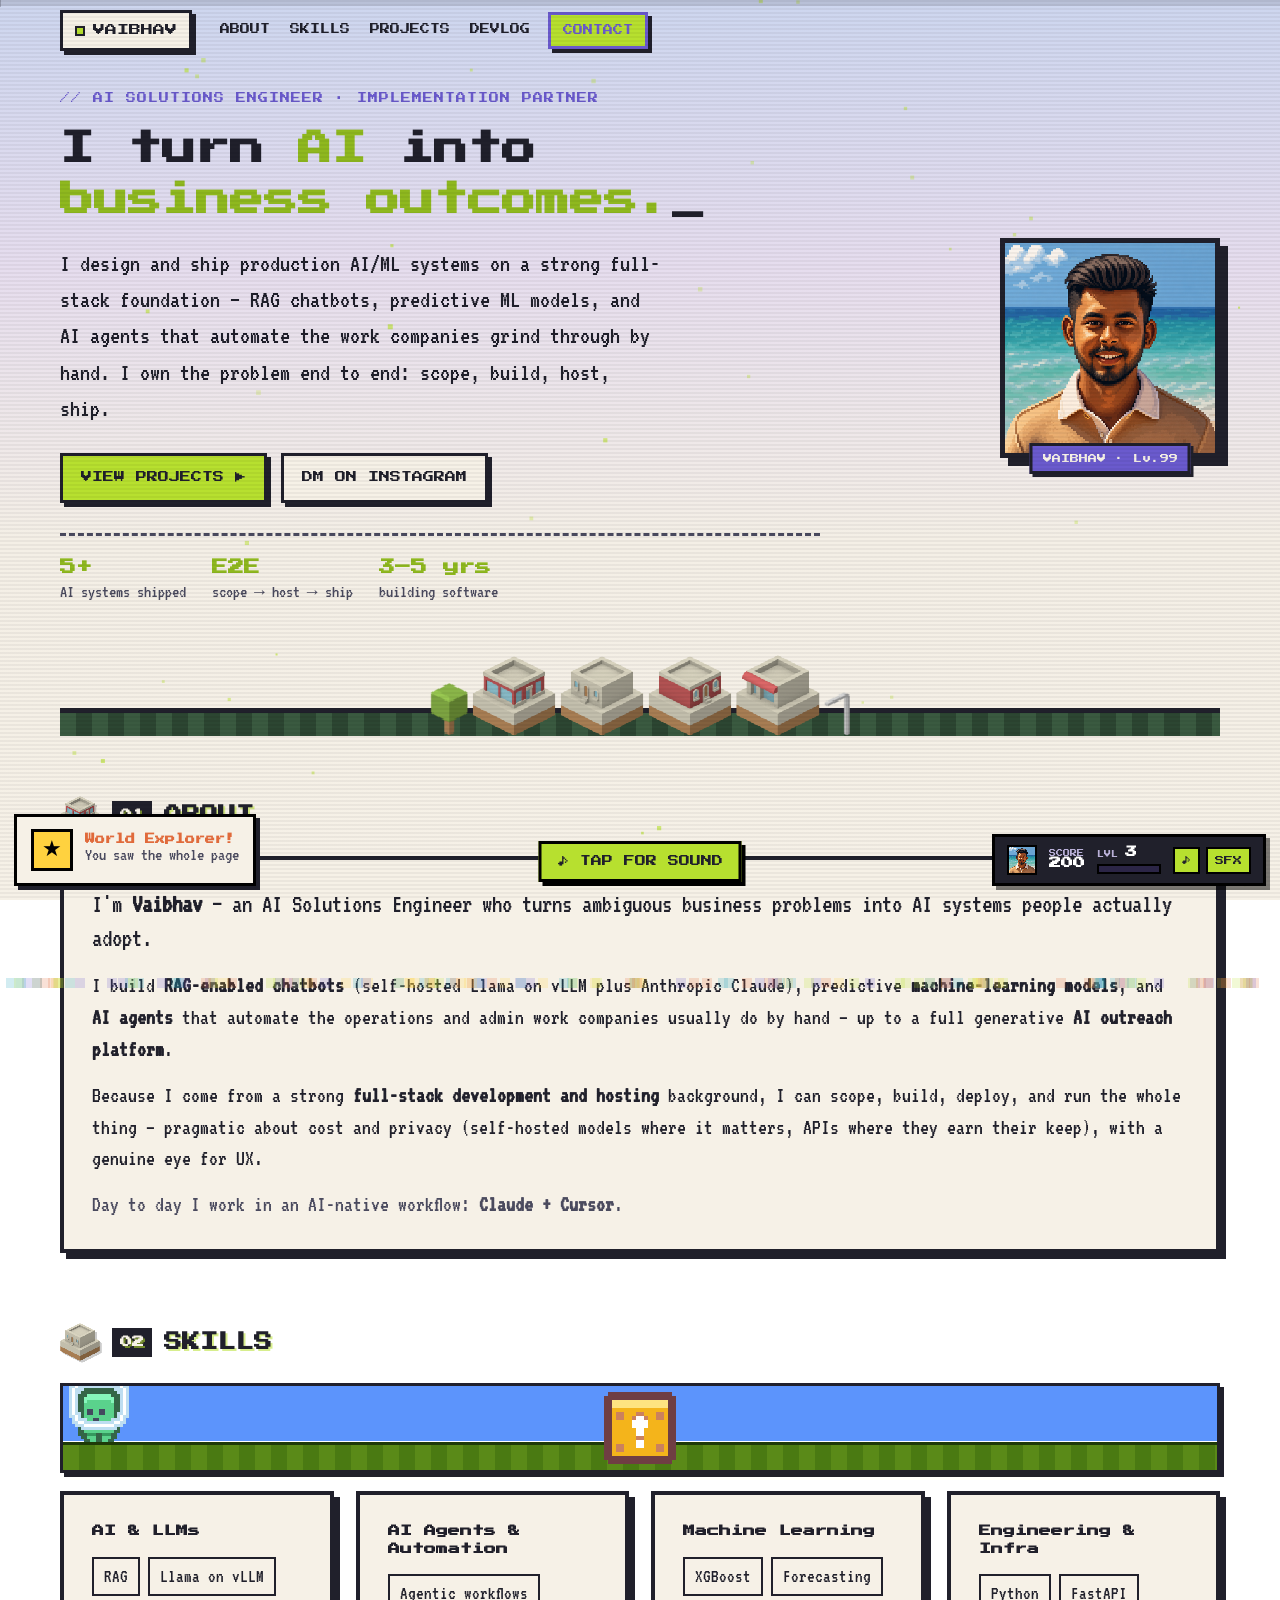
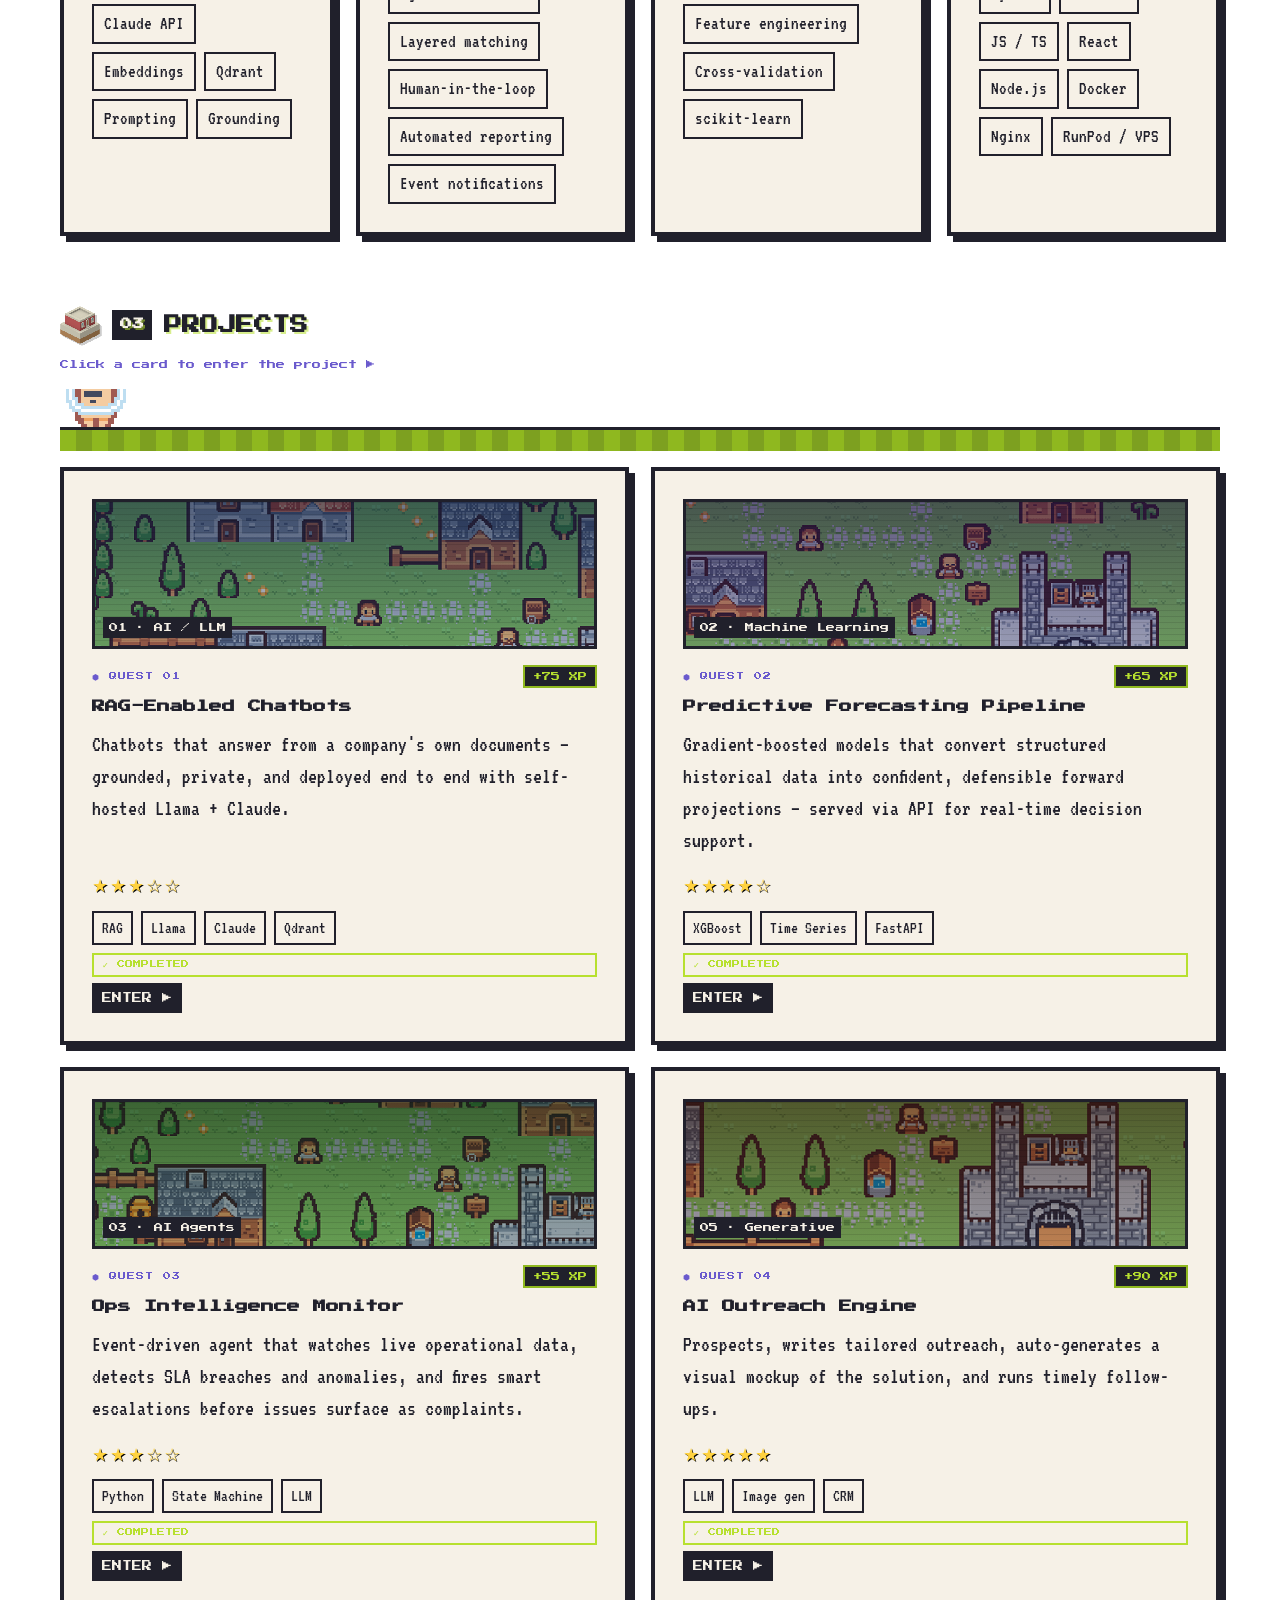
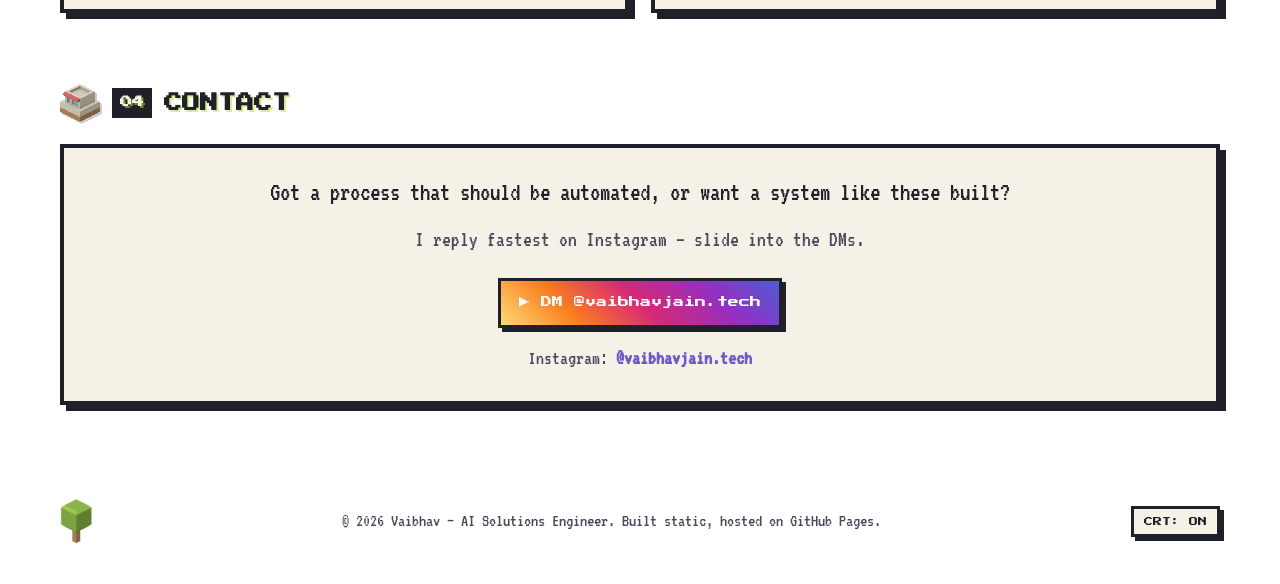
<file: index.html>
<!DOCTYPE html>
<html lang="en">
<head>
  <meta charset="UTF-8" />
  <meta name="viewport" content="width=device-width, initial-scale=1.0" />
  <title>Vaibhav — AI Solutions Engineer</title>
  <meta name="description" content="Vaibhav — AI Solutions Engineer & Implementation Partner. I build RAG chatbots, ML models, and AI agents that automate real business work, end to end." />
  <meta property="og:title" content="Vaibhav — AI Solutions Engineer" />
  <meta property="og:description" content="RAG chatbots, ML forecasting, and AI agents — scoped, built, and shipped end to end." />
  <meta property="og:image" content="assets/img/avatar.png" />
  <meta property="og:type" content="website" />

  <link rel="preconnect" href="https://fonts.googleapis.com" />
  <link rel="preconnect" href="https://fonts.gstatic.com" crossorigin />
  <link href="https://fonts.googleapis.com/css2?family=Press+Start+2P&family=VT323&display=swap" rel="stylesheet" />
  <link rel="stylesheet" href="assets/css/retro.css" />
</head>
<body id="top">
  <div class="progress" aria-hidden="true"><div class="progress__fill" id="progressFill"></div></div>
  <canvas id="pollen" class="pollen" aria-hidden="true"></canvas>

  <!-- ===== GAME HUD ===== -->
  <aside class="ghud" id="ghud">
    <img class="ghud__avatar" src="assets/img/avatar.png" alt="Vaibhav" />
    <div class="ghud__stat">
      <span class="ghud__k">SCORE</span>
      <b id="score">0</b>
    </div>
    <div class="ghud__stat">
      <span class="ghud__k">LVL <b id="glevel">1</b></span>
      <div class="ghud__xp"><div class="ghud__xpfill" id="gxp"></div></div>
    </div>
    <div class="ghud__btns">
      <button id="musicBtn" class="ghud__btn" title="Music">&#9834;</button>
      <button id="sfxBtn" class="ghud__btn" title="Sound effects">SFX</button>
    </div>
  </aside>

  <button id="soundStart" class="sound-start">&#9834; TAP FOR SOUND</button>

  <div class="achv" id="achv" role="status" aria-live="polite">
    <span class="achv__badge">&#9733;</span>
    <div class="achv__txt">
      <b id="achvTitle">Achievement</b>
      <span id="achvDesc">unlocked</span>
    </div>
  </div>

  <div class="levelup" id="levelup"><span>LEVEL&nbsp;UP!</span><b id="levelupNum">2</b></div>

  <!-- Navbar scroll backdrop -->
  <div class="nav-backdrop" id="navBackdrop" aria-hidden="true"></div>

  <!-- ===== NAV ===== -->
  <header class="nav" id="mainNav">
    <a href="#top" class="nav__logo" id="logo"><span class="nav__dot"></span> VAIBHAV</a>
    <button class="nav__hamburger" id="navHamburger" aria-label="Toggle menu" aria-expanded="false">&#9776;</button>
    <nav class="nav__links" id="navLinks">
      <a href="#about" data-spy="about">ABOUT</a>
      <a href="#skills" data-spy="skills">SKILLS</a>
      <a href="#projects" data-spy="projects">PROJECTS</a>
      <a href="blog/index.html">DEVLOG</a>
      <a href="#contact" data-spy="contact" class="nav__cta">CONTACT</a>
    </nav>
  </header>

  <main>
    <!-- ===== HERO ===== -->
    <section class="hero">
      <div class="hero__grid">
        <div class="hero__inner">
          <p class="hero__kicker reveal">// AI SOLUTIONS ENGINEER &middot; IMPLEMENTATION PARTNER</p>
          <h1 class="hero__title reveal" data-delay="1">
            I turn <span class="accent">AI</span> into<br />
            <span id="typewriter" class="type">shipped systems.</span>
          </h1>
          <p class="hero__lede reveal" data-delay="2">
            I design and ship production AI/ML systems on a strong full-stack
            foundation — RAG chatbots, predictive ML models, and AI agents that
            automate the work companies grind through by hand. I own the problem
            end to end: scope, build, host, ship.
          </p>
          <div class="hero__actions reveal" data-delay="3">
            <a href="#projects" class="btn btn--primary">VIEW PROJECTS &#9654;</a>
            <a href="https://instagram.com/vaibhavjain.tech" target="_blank" rel="noopener" class="btn btn--ghost">DM ON INSTAGRAM</a>
          </div>
          <ul class="stats reveal" data-delay="4">
            <li><strong>5+</strong><span>AI systems shipped</span></li>
            <li><strong>E2E</strong><span>scope → host → ship</span></li>
            <li><strong>3–5 yrs</strong><span>building software</span></li>
          </ul>
        </div>

        <!-- pixel character portrait -->
        <div class="hero__char reveal" data-delay="2">
          <div class="portrait">
            <img src="assets/img/avatar.png" alt="Pixel portrait of Vaibhav" />
            <div class="portrait__plate">VAIBHAV &middot; Lv.99</div>
          </div>
        </div>
      </div>

      <!-- pixel skyline -->
      <div class="skyline" aria-hidden="true">
        <img src="assets/img/tiles/tree.png" class="skyline__tree" alt="" />
        <img src="assets/img/tiles/bld_about.png" alt="" />
        <img src="assets/img/tiles/bld_skills.png" alt="" />
        <img src="assets/img/tiles/bld_projects.png" alt="" />
        <img src="assets/img/tiles/bld_contact.png" alt="" />
        <img src="assets/img/tiles/lamp.png" class="skyline__lamp" alt="" />
        <div class="skyline__ground"></div>
      </div>
    </section>

    <!-- ===== ABOUT ===== -->
    <section id="about" class="section">
      <h2 class="section__title reveal">
        <img src="assets/img/tiles/bld_about.png" class="section__icon" alt="" />
        <span class="section__num">01</span> ABOUT
      </h2>
      <div class="card reveal" data-delay="1">
        <p class="lead">I'm <strong>Vaibhav</strong> — an AI Solutions Engineer who turns ambiguous business problems into AI systems people actually adopt.</p>
        <p>I build <strong>RAG-enabled chatbots</strong> (self-hosted Llama on vLLM plus Anthropic Claude), predictive <strong>machine-learning models</strong>, and <strong>AI agents</strong> that automate the operations and admin work companies usually do by hand — up to a full generative <strong>AI outreach platform</strong>.</p>
        <p>Because I come from a strong <strong>full-stack development and hosting</strong> background, I can scope, build, deploy, and run the whole thing — pragmatic about cost and privacy (self-hosted models where it matters, APIs where they earn their keep), with a genuine eye for UX.</p>
        <p class="muted">Day to day I work in an AI-native workflow: <strong>Claude + Cursor</strong>.</p>
      </div>
    </section>

    <!-- ===== SKILLS ===== -->
    <section id="skills" class="section">
      <h2 class="section__title reveal">
        <img src="assets/img/tiles/bld_skills.png" class="section__icon" alt="" />
        <span class="section__num">02</span> SKILLS
      </h2>
      <!-- Mario sprite scene -->
      <div class="sprite-scene reveal" data-delay="1" aria-hidden="true">
        <div class="sprite-scene__ground"></div>
        <img class="sprite-scene__qblock" src="assets/img/sprites/qblock.png" alt="">
        <img class="sprite-scene__coin" src="assets/img/sprites/coin.png" alt="">
        <div class="ssc-wrap ssc-wrap--mario">
          <div class="ssc-char ssc-char--r0"></div>
        </div>
      </div>

      <div class="grid grid--3">
        <div class="card skill reveal" data-delay="1">
          <h3>AI &amp; LLMs</h3>
          <ul class="tags"><li>RAG</li><li>Llama on vLLM</li><li>Claude API</li><li>Embeddings</li><li>Qdrant</li><li>Prompting</li><li>Grounding</li></ul>
        </div>
        <div class="card skill reveal" data-delay="2">
          <h3>AI Agents &amp; Automation</h3>
          <ul class="tags"><li>Agentic workflows</li><li>Layered matching</li><li>Human-in-the-loop</li><li>Automated reporting</li><li>Event notifications</li></ul>
        </div>
        <div class="card skill reveal" data-delay="3">
          <h3>Machine Learning</h3>
          <ul class="tags"><li>XGBoost</li><li>Forecasting</li><li>Feature engineering</li><li>Cross-validation</li><li>scikit-learn</li></ul>
        </div>
        <div class="card skill reveal" data-delay="4">
          <h3>Engineering &amp; Infra</h3>
          <ul class="tags"><li>Python</li><li>FastAPI</li><li>JS / TS</li><li>React</li><li>Node.js</li><li>Docker</li><li>Nginx</li><li>RunPod / VPS</li></ul>
        </div>
      </div>
    </section>

    <!-- ===== PROJECTS ===== -->
    <section id="projects" class="section">
      <h2 class="section__title reveal">
        <img src="assets/img/tiles/bld_projects.png" class="section__icon" alt="" />
        <span class="section__num">03</span> PROJECTS
      </h2>
      <p class="section__hint reveal" data-delay="1">Click a card to enter the project &#9654;</p>

      <!-- Character walker across projects section -->
      <div class="sprite-scene sprite-scene--slim reveal" data-delay="1" aria-hidden="true">
        <div class="sprite-scene__ground"></div>
        <div class="ssc-wrap ssc-wrap--walker">
          <div class="ssc-char ssc-char--r1"></div>
        </div>
      </div>

      <div class="grid grid--bento">

        <!-- ── QUEST 01 ── -->
        <a class="card project reveal" data-delay="1" href="projects/rag-chatbots.html">
          <div class="project__thumb project__thumb--rag" data-label="01 · AI / LLM"></div>
          <div class="project__meta">
            <span class="project__quest">&#11042; QUEST 01</span>
            <span class="project__xp">+75 XP</span>
          </div>
          <h3>RAG-Enabled Chatbots</h3>
          <p>Chatbots that answer from a company's own documents — grounded, private, and deployed end to end with self-hosted Llama + Claude.</p>
          <div class="project__diff">&#9733;&#9733;&#9733;&#9734;&#9734;</div>
          <ul class="tags tags--sm"><li>RAG</li><li>Llama</li><li>Claude</li><li>Qdrant</li></ul>
          <span class="project__status">&#10003; COMPLETED</span>
          <span class="project__enter">ENTER &#9654;</span>
        </a>

        <!-- ── QUEST 02 ── -->
        <a class="card project reveal" data-delay="2" href="projects/predictive-forecasting-pipeline.html">
          <div class="project__thumb project__thumb--ml" data-label="02 · Machine Learning"></div>
          <div class="project__meta">
            <span class="project__quest">&#11042; QUEST 02</span>
            <span class="project__xp">+65 XP</span>
          </div>
          <h3>Predictive Forecasting Pipeline</h3>
          <p>Gradient-boosted models that convert structured historical data into confident, defensible forward projections — served via API for real-time decision support.</p>
          <div class="project__diff">&#9733;&#9733;&#9733;&#9733;&#9734;</div>
          <ul class="tags tags--sm"><li>XGBoost</li><li>Time Series</li><li>FastAPI</li></ul>
          <span class="project__status">&#10003; COMPLETED</span>
          <span class="project__enter">ENTER &#9654;</span>
        </a>

        <!-- ── QUEST 03 ── -->
        <a class="card project reveal" data-delay="1" href="projects/ops-intelligence-monitor.html">
          <div class="project__thumb project__thumb--parcel" data-label="03 · AI Agents"></div>
          <div class="project__meta">
            <span class="project__quest">&#11042; QUEST 03</span>
            <span class="project__xp">+55 XP</span>
          </div>
          <h3>Ops Intelligence Monitor</h3>
          <p>Event-driven agent that watches live operational data, detects SLA breaches and anomalies, and fires smart escalations before issues surface as complaints.</p>
          <div class="project__diff">&#9733;&#9733;&#9733;&#9734;&#9734;</div>
          <ul class="tags tags--sm"><li>Python</li><li>State Machine</li><li>LLM</li></ul>
          <span class="project__status">&#10003; COMPLETED</span>
          <span class="project__enter">ENTER &#9654;</span>
        </a>

        <!-- ── QUEST 04 ── -->
        <a class="card project reveal" data-delay="2" href="projects/outreach-engine.html">
          <div class="project__thumb project__thumb--ai" data-label="05 · Generative"></div>
          <div class="project__meta">
            <span class="project__quest">&#11042; QUEST 04</span>
            <span class="project__xp">+90 XP</span>
          </div>
          <h3>AI Outreach Engine</h3>
          <p>Prospects, writes tailored outreach, auto-generates a visual mockup of the solution, and runs timely follow-ups.</p>
          <div class="project__diff">&#9733;&#9733;&#9733;&#9733;&#9733;</div>
          <ul class="tags tags--sm"><li>LLM</li><li>Image gen</li><li>CRM</li></ul>
          <span class="project__status">&#10003; COMPLETED</span>
          <span class="project__enter">ENTER &#9654;</span>
        </a>

      </div>
    </section>

    <!-- ===== CONTACT ===== -->
    <section id="contact" class="section section--contact">
      <h2 class="section__title reveal">
        <img src="assets/img/tiles/bld_contact.png" class="section__icon" alt="" />
        <span class="section__num">04</span> CONTACT
      </h2>
      <div class="card card--center reveal" data-delay="1">
        <p class="lead">Got a process that should be automated, or want a system like these built?</p>
        <p class="muted">I reply fastest on Instagram — slide into the DMs.</p>
        <div class="contact__links">
          <a href="https://instagram.com/vaibhavjain.tech" target="_blank" rel="noopener" class="btn btn--primary btn--ig">&#9654; DM @vaibhavjain.tech</a>
        </div>
        <p class="contact__handle">Instagram: <strong>@vaibhavjain.tech</strong></p>
      </div>
    </section>
  </main>

  <footer class="footer">
    <img src="assets/img/tiles/tree.png" class="footer__tree" alt="" />
    <p>&copy; <span id="year"></span> Vaibhav — AI Solutions Engineer. Built static, hosted on GitHub Pages.</p>
    <button id="crtToggle" class="footer__toggle" title="Toggle CRT scanlines">CRT: ON</button>
  </footer>

  <div class="scanlines" id="scanlines" aria-hidden="true"></div>
  <script src="assets/js/audio.js"></script>
  <script src="assets/js/main.js"></script>
</body>
</html>
</file>
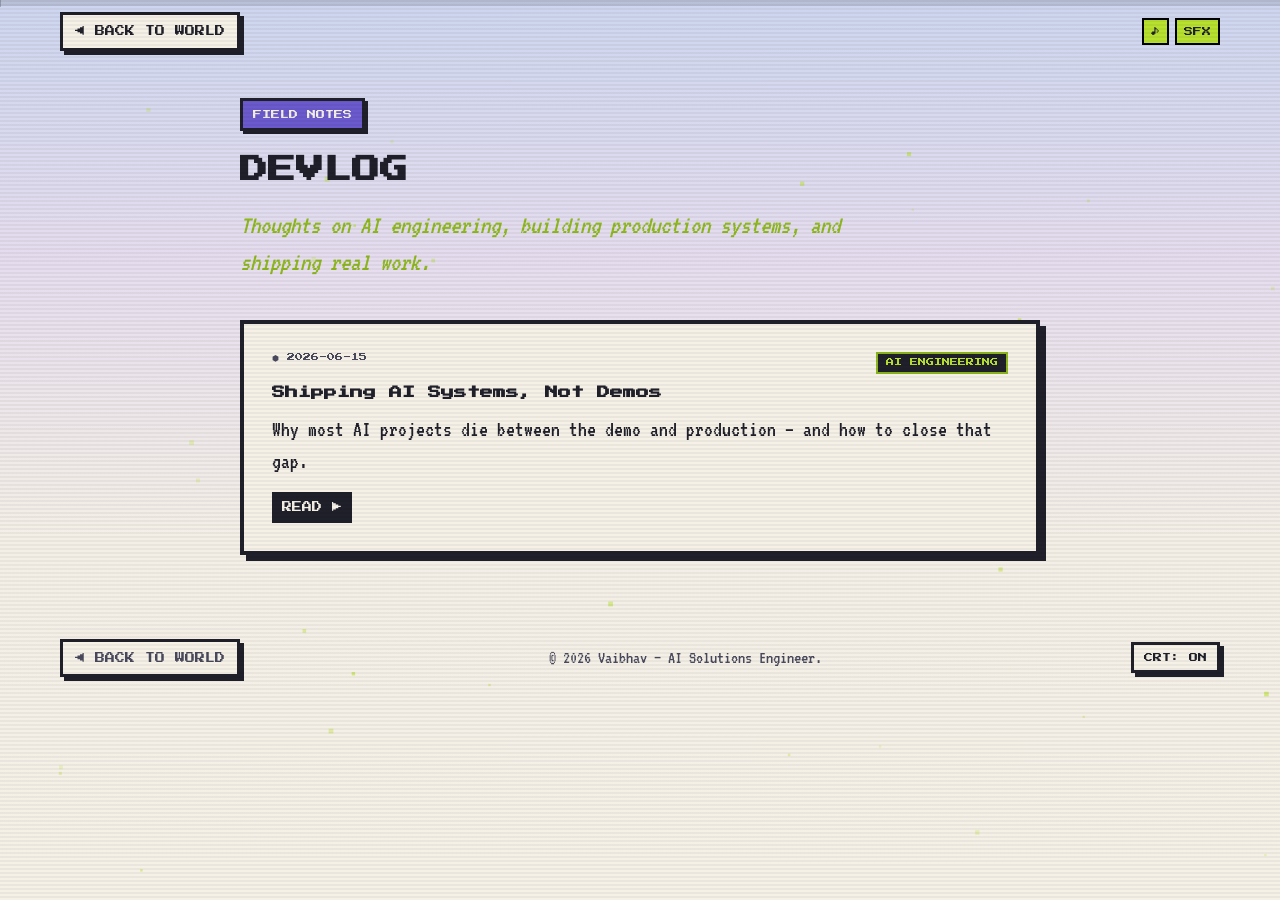
<file: blog/index.html>
<!DOCTYPE html>
<html lang="en">
<head>
  <meta charset="UTF-8" />
  <meta name="viewport" content="width=device-width, initial-scale=1.0" />
  <title>DEVLOG — Vaibhav</title>
  <meta name="description" content="Field notes on AI engineering, building production systems, and shipping real work." />
  <link rel="preconnect" href="https://fonts.googleapis.com" />
  <link rel="preconnect" href="https://fonts.gstatic.com" crossorigin />
  <link href="https://fonts.googleapis.com/css2?family=Press+Start+2P&family=VT323&display=swap" rel="stylesheet" />
  <link rel="stylesheet" href="../assets/css/retro.css" />
</head>
<body id="top">
  <div class="progress" aria-hidden="true"><div class="progress__fill" id="progressFill"></div></div>
  <canvas id="pollen" class="pollen" aria-hidden="true"></canvas>

  <header class="pnav">
    <a href="../index.html" class="pnav__back">&#9664; BACK TO WORLD</a>
    <div class="pnav__audio">
      <button id="musicBtn" class="ghud__btn" title="Music">&#9834;</button>
      <button id="sfxBtn" class="ghud__btn" title="Sound effects">SFX</button>
    </div>
  </header>

  <main class="pdetail">
    <section class="phero">
      <span class="pcat reveal">FIELD NOTES</span>
      <h1 class="ptitle reveal" data-delay="1">DEVLOG</h1>
      <p class="pone reveal" data-delay="2">Thoughts on AI engineering, building production systems, and shipping real work.</p>
    </section>

    <div id="postList" style="display:grid;gap:22px;margin-top:10px;">
      <div class="card"><p class="muted">Loading posts...</p></div>
    </div>
  </main>

  <footer class="footer">
    <a href="../index.html" class="pnav__back">&#9664; BACK TO WORLD</a>
    <p>&copy; <span id="year"></span> Vaibhav — AI Solutions Engineer.</p>
    <button id="crtToggle" class="footer__toggle" title="Toggle CRT scanlines">CRT: ON</button>
  </footer>

  <div class="scanlines" id="scanlines" aria-hidden="true"></div>
  <script src="../assets/js/audio.js"></script>
  <script src="../assets/js/project.js"></script>
  <script>
    fetch('posts.json')
      .then(r => r.json())
      .then(posts => {
        const list = document.getElementById('postList');
        if (!posts.length) {
          list.innerHTML = '<div class="card"><p class="muted">No posts yet — check back soon.</p></div>';
          return;
        }
        list.innerHTML = posts
          .slice().sort((a, b) => new Date(b.date) - new Date(a.date))
          .map(p => `
            <a class="card blog-post-card" href="post.html?post=${encodeURIComponent(p.slug)}" style="text-decoration:none;color:inherit;">
              <div class="project__meta">
                <span class="blog-date">&#11042; ${p.date}</span>
                <span class="blog-tag">${p.tag || 'POST'}</span>
              </div>
              <h3 style="font-family:var(--font-display);font-size:13px;margin-bottom:12px;">${p.title}</h3>
              <p style="flex:1;margin-bottom:14px;">${p.summary}</p>
              <span class="project__enter">READ &#9654;</span>
            </a>
          `).join('');
        document.querySelectorAll('#postList .card').forEach(el => el.classList.add('is-visible'));
      })
      .catch(() => {
        document.getElementById('postList').innerHTML = '<div class="card"><p class="muted">Could not load posts.</p></div>';
      });
  </script>
</body>
</html>
</file>
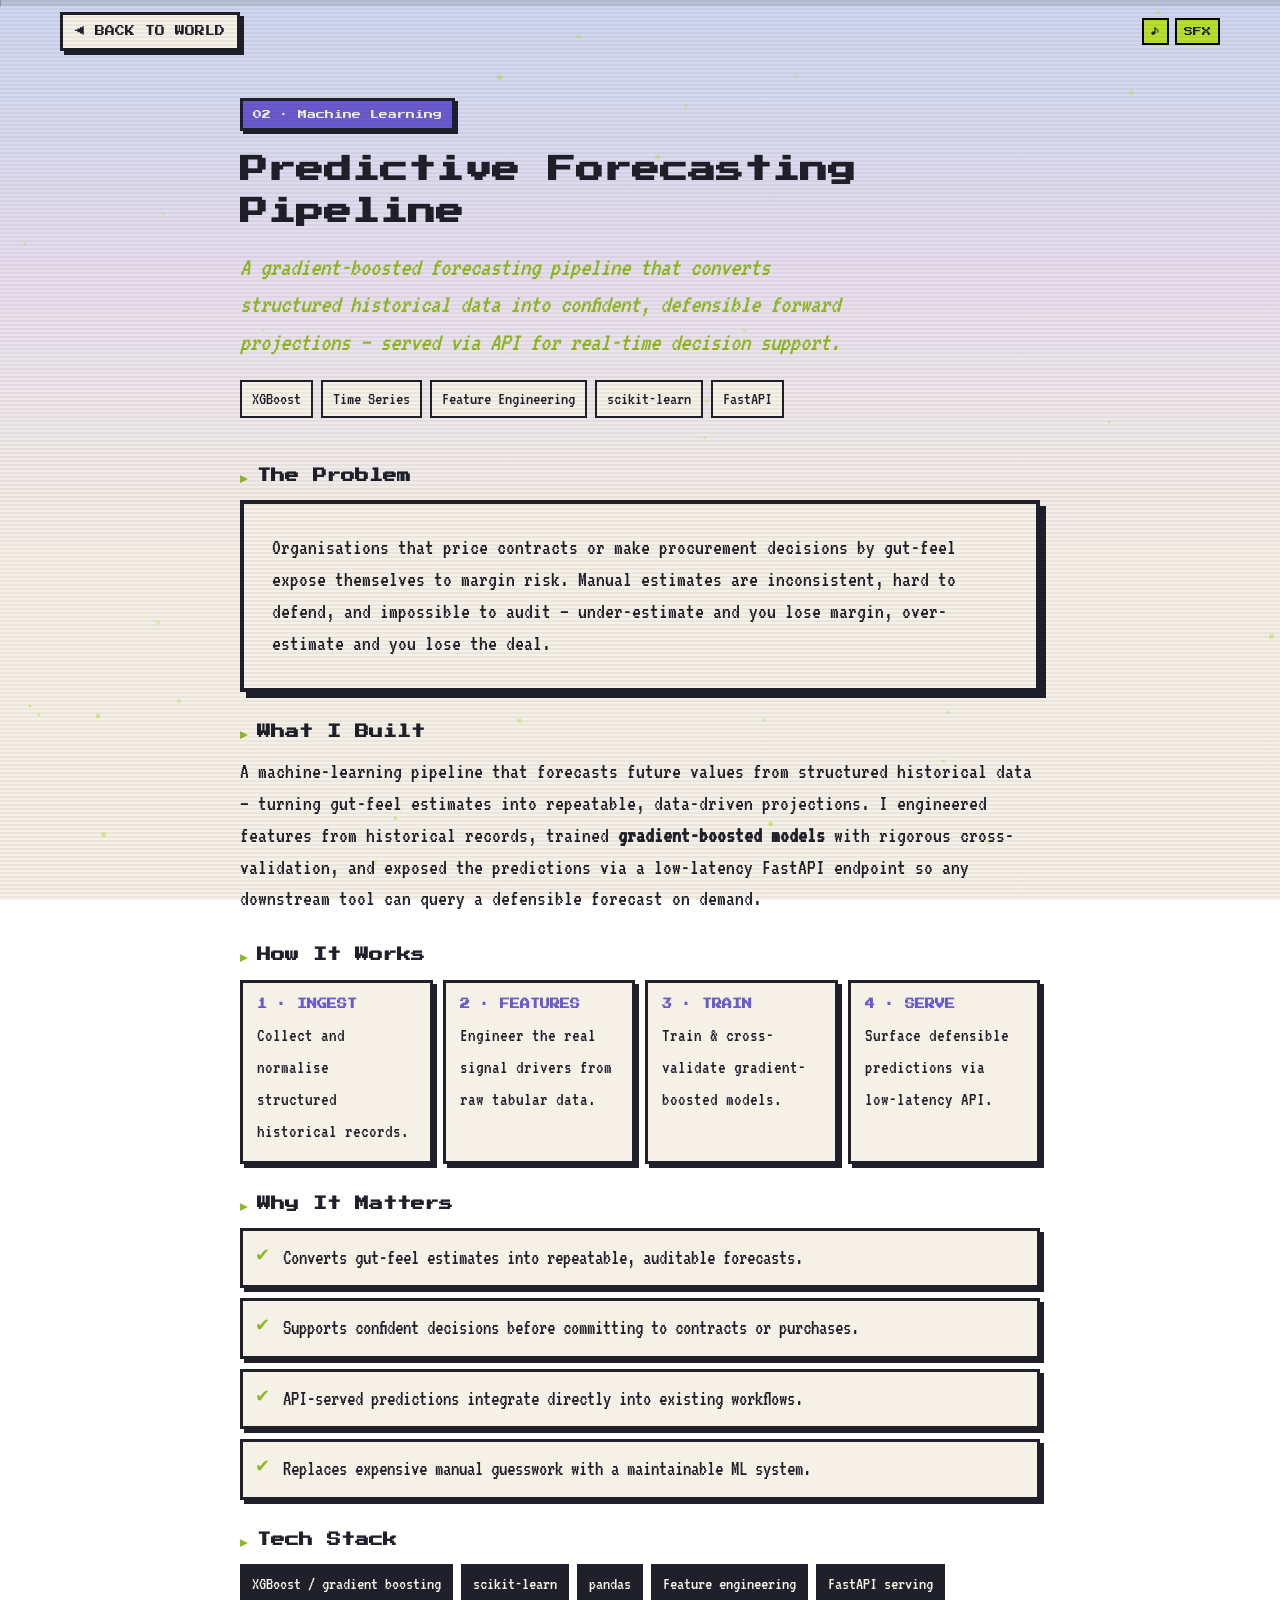
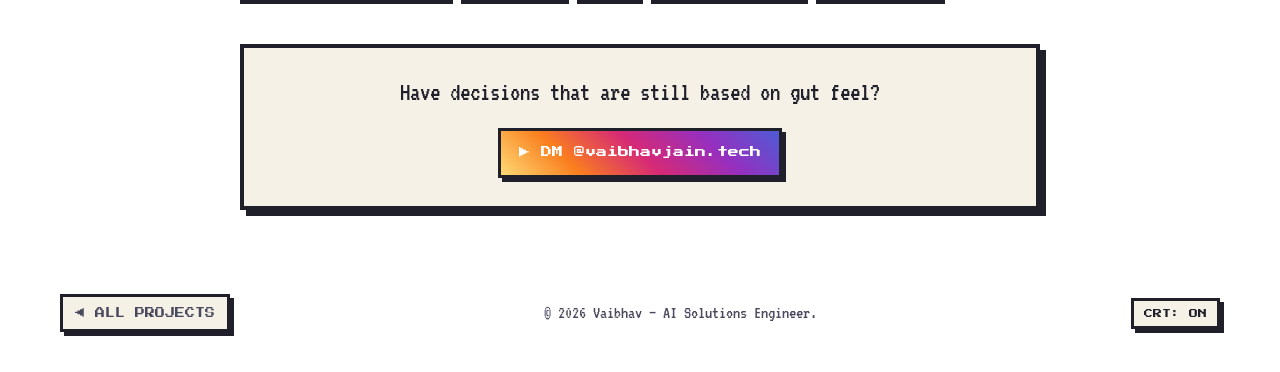
<file: projects/ml-vendor-pricing.html>
<!DOCTYPE html>
<html lang="en">
<head>
  <meta charset="UTF-8" />
  <meta name="viewport" content="width=device-width, initial-scale=1.0" />
  <title>Predictive Forecasting Pipeline — Vaibhav</title>
  <meta name="description" content="Gradient-boosted forecasting pipeline that converts structured historical data into defensible forward projections, served via API for real-time decision support." />
  <link rel="preconnect" href="https://fonts.googleapis.com" />
  <link rel="preconnect" href="https://fonts.gstatic.com" crossorigin />
  <link href="https://fonts.googleapis.com/css2?family=Press+Start+2P&family=VT323&display=swap" rel="stylesheet" />
  <link rel="stylesheet" href="../assets/css/retro.css" />
</head>
<body id="top">
  <div class="progress" aria-hidden="true"><div class="progress__fill" id="progressFill"></div></div>
  <canvas id="pollen" class="pollen" aria-hidden="true"></canvas>

  <header class="pnav">
    <a href="../index.html#projects" class="pnav__back">&#9664; BACK TO WORLD</a>
    <div class="pnav__audio">
      <button id="musicBtn" class="ghud__btn" title="Music">&#9834;</button>
      <button id="sfxBtn" class="ghud__btn" title="Sound effects">SFX</button>
    </div>
  </header>

  <main class="pdetail">
    <section class="phero">
      <span class="pcat reveal">02 &middot; Machine Learning</span>
      <h1 class="ptitle reveal" data-delay="1">Predictive Forecasting Pipeline</h1>
      <p class="pone reveal" data-delay="2">A gradient-boosted forecasting pipeline that converts structured historical data into confident, defensible forward projections — served via API for real-time decision support.</p>
      <ul class="ptags reveal" data-delay="3">
        <li>XGBoost</li><li>Time Series</li><li>Feature Engineering</li><li>scikit-learn</li><li>FastAPI</li>
      </ul>
    </section>

    <section class="pblock reveal">
      <h2>The Problem</h2>
      <div class="card">Organisations that price contracts or make procurement decisions by gut-feel expose themselves to margin risk. Manual estimates are inconsistent, hard to defend, and impossible to audit — under-estimate and you lose margin, over-estimate and you lose the deal.</div>
    </section>

    <section class="pblock reveal">
      <h2>What I Built</h2>
      <p>A machine-learning pipeline that forecasts future values from structured historical data — turning gut-feel estimates into repeatable, data-driven projections. I engineered features from historical records, trained <strong>gradient-boosted models</strong> with rigorous cross-validation, and exposed the predictions via a low-latency FastAPI endpoint so any downstream tool can query a defensible forecast on demand.</p>
    </section>

    <section class="pblock reveal">
      <h2>How It Works</h2>
      <div class="pflow">
        <div class="pstep"><b>1 · INGEST</b><span>Collect and normalise structured historical records.</span></div>
        <div class="pstep"><b>2 · FEATURES</b><span>Engineer the real signal drivers from raw tabular data.</span></div>
        <div class="pstep"><b>3 · TRAIN</b><span>Train &amp; cross-validate gradient-boosted models.</span></div>
        <div class="pstep"><b>4 · SERVE</b><span>Surface defensible predictions via low-latency API.</span></div>
      </div>
    </section>

    <section class="pblock reveal">
      <h2>Why It Matters</h2>
      <ul class="pwhy">
        <li>Converts gut-feel estimates into repeatable, auditable forecasts.</li>
        <li>Supports confident decisions before committing to contracts or purchases.</li>
        <li>API-served predictions integrate directly into existing workflows.</li>
        <li>Replaces expensive manual guesswork with a maintainable ML system.</li>
      </ul>
    </section>

    <section class="pblock reveal">
      <h2>Tech Stack</h2>
      <ul class="pstack">
        <li>XGBoost / gradient boosting</li><li>scikit-learn</li><li>pandas</li><li>Feature engineering</li><li>FastAPI serving</li>
      </ul>
    </section>

    <div class="pcta reveal">
      <p class="lead">Have decisions that are still based on gut feel?</p>
      <a href="https://instagram.com/vaibhavjain.tech" target="_blank" rel="noopener" class="btn btn--ig">&#9654; DM @vaibhavjain.tech</a>
    </div>
  </main>

  <footer class="footer">
    <a href="../index.html#projects" class="pnav__back">&#9664; ALL PROJECTS</a>
    <p>&copy; <span id="year"></span> Vaibhav — AI Solutions Engineer.</p>
    <button id="crtToggle" class="footer__toggle" title="Toggle CRT scanlines">CRT: ON</button>
  </footer>

  <div class="scanlines" id="scanlines" aria-hidden="true"></div>
  <script src="../assets/js/audio.js"></script>
  <script src="../assets/js/project.js"></script>
</body>
</html>
</file>
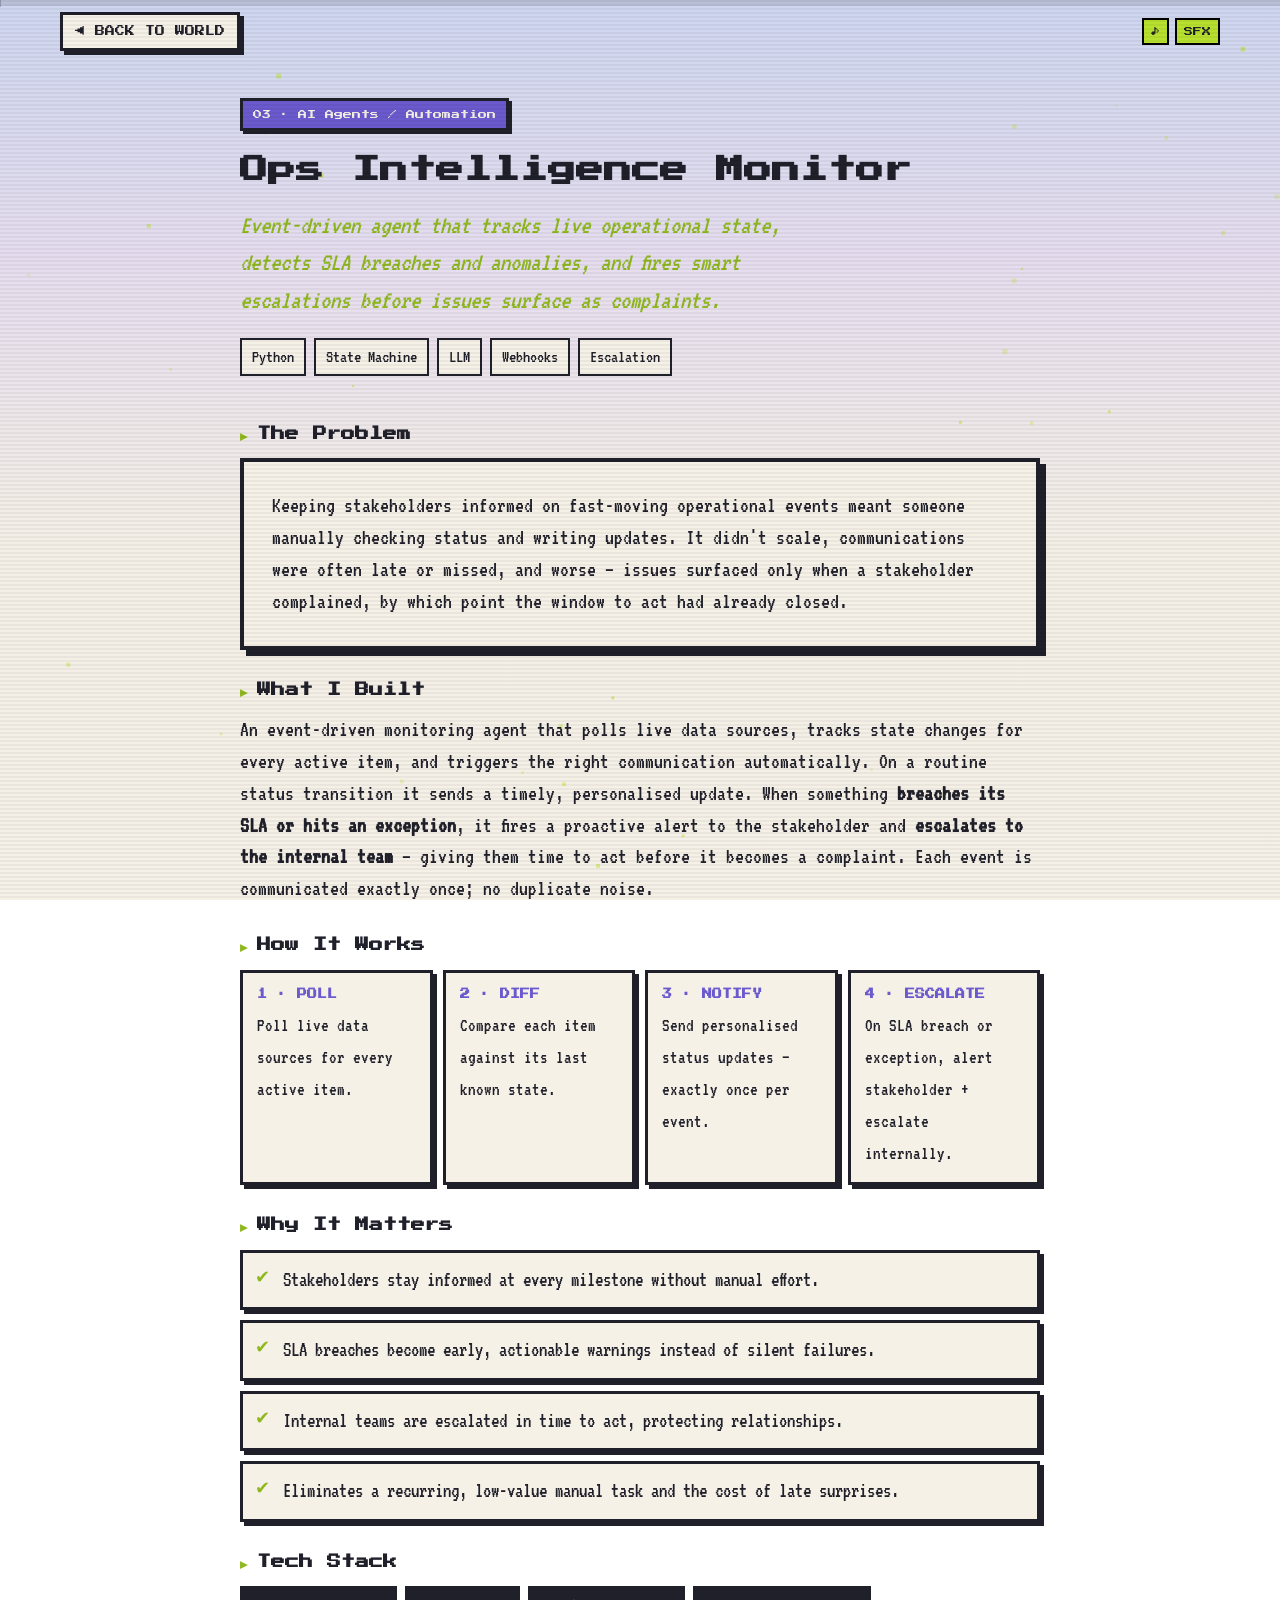
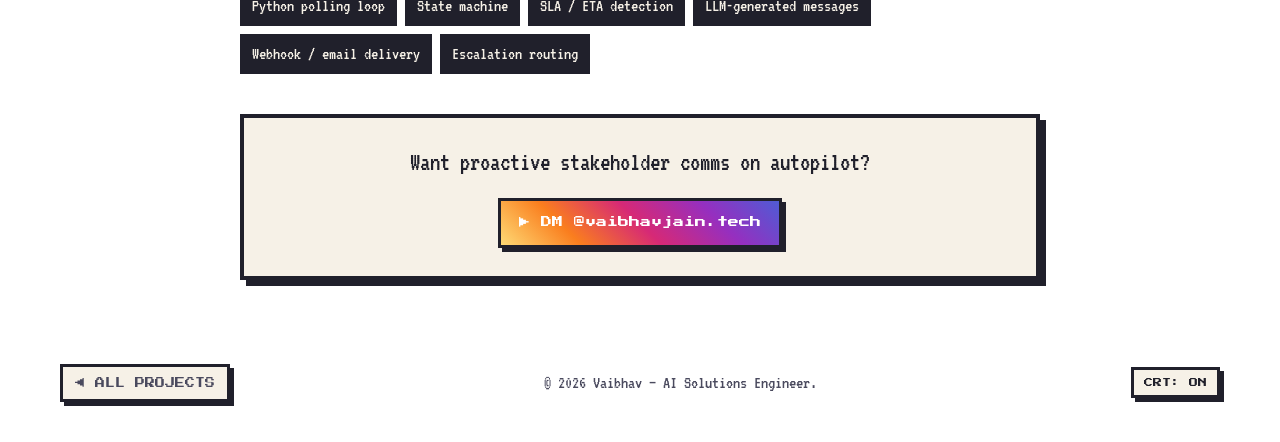
<file: projects/ops-intelligence-monitor.html>
<!DOCTYPE html>
<html lang="en">
<head>
  <meta charset="UTF-8" />
  <meta name="viewport" content="width=device-width, initial-scale=1.0" />
  <title>Ops Intelligence Monitor — Vaibhav</title>
  <meta name="description" content="Event-driven agent that monitors live operational data, detects SLA breaches and anomalies, and fires smart escalations before issues surface as complaints." />
  <link rel="preconnect" href="https://fonts.googleapis.com" />
  <link rel="preconnect" href="https://fonts.gstatic.com" crossorigin />
  <link href="https://fonts.googleapis.com/css2?family=Press+Start+2P&family=VT323&display=swap" rel="stylesheet" />
  <link rel="stylesheet" href="../assets/css/retro.css" />
</head>
<body id="top">
  <div class="progress" aria-hidden="true"><div class="progress__fill" id="progressFill"></div></div>
  <canvas id="pollen" class="pollen" aria-hidden="true"></canvas>

  <header class="pnav">
    <a href="../index.html#projects" class="pnav__back">&#9664; BACK TO WORLD</a>
    <div class="pnav__audio">
      <button id="musicBtn" class="ghud__btn" title="Music">&#9834;</button>
      <button id="sfxBtn" class="ghud__btn" title="Sound effects">SFX</button>
    </div>
  </header>

  <main class="pdetail">
    <section class="phero">
      <span class="pcat reveal">03 &middot; AI Agents / Automation</span>
      <h1 class="ptitle reveal" data-delay="1">Ops Intelligence Monitor</h1>
      <p class="pone reveal" data-delay="2">Event-driven agent that tracks live operational state, detects SLA breaches and anomalies, and fires smart escalations before issues surface as complaints.</p>
      <ul class="ptags reveal" data-delay="3">
        <li>Python</li><li>State Machine</li><li>LLM</li><li>Webhooks</li><li>Escalation</li>
      </ul>
    </section>

    <section class="pblock reveal">
      <h2>The Problem</h2>
      <div class="card">Keeping stakeholders informed on fast-moving operational events meant someone manually checking status and writing updates. It didn't scale, communications were often late or missed, and worse — issues surfaced only when a stakeholder complained, by which point the window to act had already closed.</div>
    </section>

    <section class="pblock reveal">
      <h2>What I Built</h2>
      <p>An event-driven monitoring agent that polls live data sources, tracks state changes for every active item, and triggers the right communication automatically. On a routine status transition it sends a timely, personalised update. When something <strong>breaches its SLA or hits an exception</strong>, it fires a proactive alert to the stakeholder and <strong>escalates to the internal team</strong> — giving them time to act before it becomes a complaint. Each event is communicated exactly once; no duplicate noise.</p>
    </section>

    <section class="pblock reveal">
      <h2>How It Works</h2>
      <div class="pflow">
        <div class="pstep"><b>1 · POLL</b><span>Poll live data sources for every active item.</span></div>
        <div class="pstep"><b>2 · DIFF</b><span>Compare each item against its last known state.</span></div>
        <div class="pstep"><b>3 · NOTIFY</b><span>Send personalised status updates — exactly once per event.</span></div>
        <div class="pstep"><b>4 · ESCALATE</b><span>On SLA breach or exception, alert stakeholder + escalate internally.</span></div>
      </div>
    </section>

    <section class="pblock reveal">
      <h2>Why It Matters</h2>
      <ul class="pwhy">
        <li>Stakeholders stay informed at every milestone without manual effort.</li>
        <li>SLA breaches become early, actionable warnings instead of silent failures.</li>
        <li>Internal teams are escalated in time to act, protecting relationships.</li>
        <li>Eliminates a recurring, low-value manual task and the cost of late surprises.</li>
      </ul>
    </section>

    <section class="pblock reveal">
      <h2>Tech Stack</h2>
      <ul class="pstack">
        <li>Python polling loop</li><li>State machine</li><li>SLA / ETA detection</li><li>LLM-generated messages</li><li>Webhook / email delivery</li><li>Escalation routing</li>
      </ul>
    </section>

    <div class="pcta reveal">
      <p class="lead">Want proactive stakeholder comms on autopilot?</p>
      <a href="https://instagram.com/vaibhavjain.tech" target="_blank" rel="noopener" class="btn btn--ig">&#9654; DM @vaibhavjain.tech</a>
    </div>
  </main>

  <footer class="footer">
    <a href="../index.html#projects" class="pnav__back">&#9664; ALL PROJECTS</a>
    <p>&copy; <span id="year"></span> Vaibhav — AI Solutions Engineer.</p>
    <button id="crtToggle" class="footer__toggle" title="Toggle CRT scanlines">CRT: ON</button>
  </footer>

  <div class="scanlines" id="scanlines" aria-hidden="true"></div>
  <script src="../assets/js/audio.js"></script>
  <script src="../assets/js/project.js"></script>
</body>
</html>
</file>
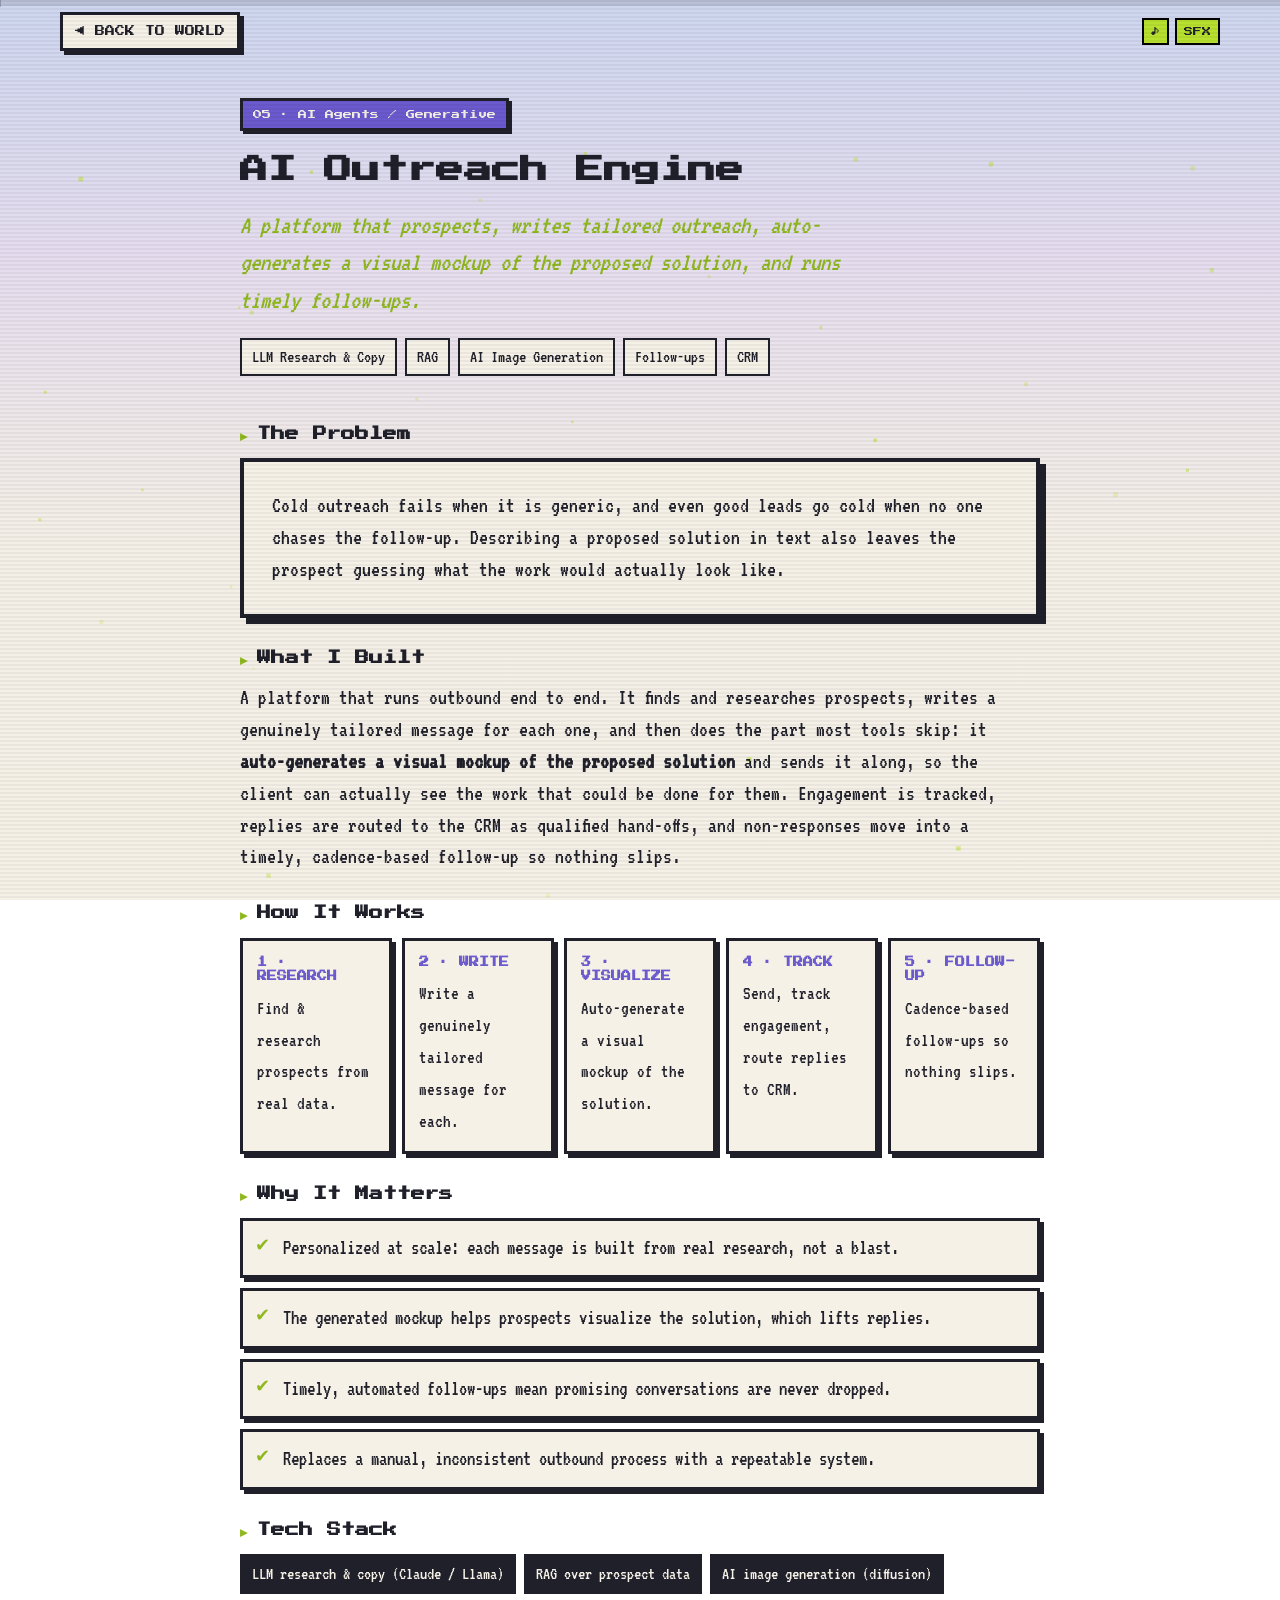
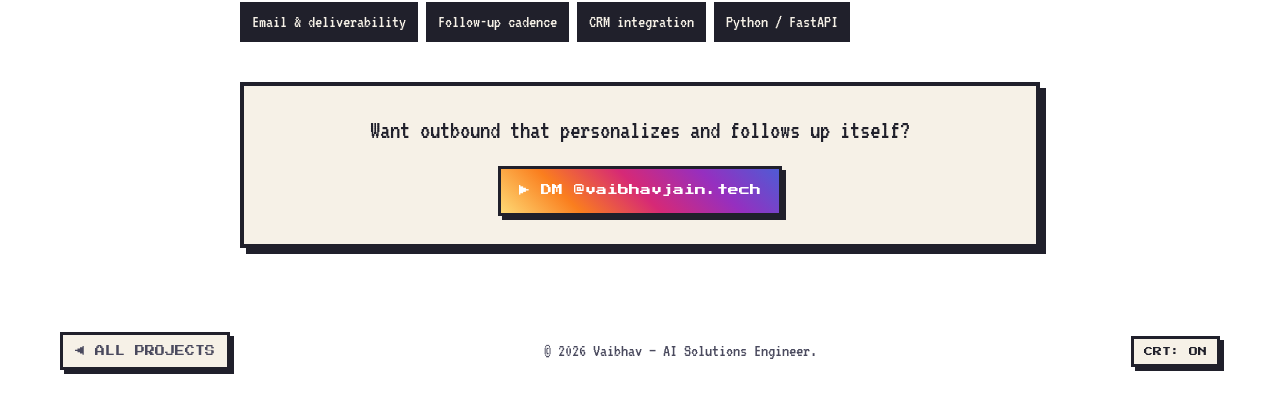
<file: projects/outreach-engine.html>
<!DOCTYPE html>
<html lang="en">
<head>
  <meta charset="UTF-8" />
  <meta name="viewport" content="width=device-width, initial-scale=1.0" />
  <title>AI Outreach Engine — Vaibhav</title>
  <meta name="description" content="A platform that prospects, writes tailored outreach, auto-generates a visual mockup of the proposed solution, and runs timely, engagement-based follow-ups." />
  <link rel="preconnect" href="https://fonts.googleapis.com" />
  <link rel="preconnect" href="https://fonts.gstatic.com" crossorigin />
  <link href="https://fonts.googleapis.com/css2?family=Press+Start+2P&family=VT323&display=swap" rel="stylesheet" />
  <link rel="stylesheet" href="../assets/css/retro.css" />
</head>
<body id="top">
  <div class="progress" aria-hidden="true"><div class="progress__fill" id="progressFill"></div></div>
  <canvas id="pollen" class="pollen" aria-hidden="true"></canvas>

  <header class="pnav">
    <a href="../index.html#projects" class="pnav__back">&#9664; BACK TO WORLD</a>
    <div class="pnav__audio">
      <button id="musicBtn" class="ghud__btn" title="Music">&#9834;</button>
      <button id="sfxBtn" class="ghud__btn" title="Sound effects">SFX</button>
    </div>
  </header>

  <main class="pdetail">
    <section class="phero">
      <span class="pcat reveal">05 &middot; AI Agents / Generative</span>
      <h1 class="ptitle reveal" data-delay="1">AI Outreach Engine</h1>
      <p class="pone reveal" data-delay="2">A platform that prospects, writes tailored outreach, auto-generates a visual mockup of the proposed solution, and runs timely follow-ups.</p>
      <ul class="ptags reveal" data-delay="3">
        <li>LLM Research &amp; Copy</li><li>RAG</li><li>AI Image Generation</li><li>Follow-ups</li><li>CRM</li>
      </ul>
    </section>

    <section class="pblock reveal">
      <h2>The Problem</h2>
      <div class="card">Cold outreach fails when it is generic, and even good leads go cold when no one chases the follow-up. Describing a proposed solution in text also leaves the prospect guessing what the work would actually look like.</div>
    </section>

    <section class="pblock reveal">
      <h2>What I Built</h2>
      <p>A platform that runs outbound end to end. It finds and researches prospects, writes a genuinely tailored message for each one, and then does the part most tools skip: it <strong>auto-generates a visual mockup of the proposed solution</strong> and sends it along, so the client can actually see the work that could be done for them. Engagement is tracked, replies are routed to the CRM as qualified hand-offs, and non-responses move into a timely, cadence-based follow-up so nothing slips.</p>
    </section>

    <section class="pblock reveal">
      <h2>How It Works</h2>
      <div class="pflow">
        <div class="pstep"><b>1 · RESEARCH</b><span>Find &amp; research prospects from real data.</span></div>
        <div class="pstep"><b>2 · WRITE</b><span>Write a genuinely tailored message for each.</span></div>
        <div class="pstep"><b>3 · VISUALIZE</b><span>Auto-generate a visual mockup of the solution.</span></div>
        <div class="pstep"><b>4 · TRACK</b><span>Send, track engagement, route replies to CRM.</span></div>
        <div class="pstep"><b>5 · FOLLOW-UP</b><span>Cadence-based follow-ups so nothing slips.</span></div>
      </div>
    </section>

    <section class="pblock reveal">
      <h2>Why It Matters</h2>
      <ul class="pwhy">
        <li>Personalized at scale: each message is built from real research, not a blast.</li>
        <li>The generated mockup helps prospects visualize the solution, which lifts replies.</li>
        <li>Timely, automated follow-ups mean promising conversations are never dropped.</li>
        <li>Replaces a manual, inconsistent outbound process with a repeatable system.</li>
      </ul>
    </section>

    <section class="pblock reveal">
      <h2>Tech Stack</h2>
      <ul class="pstack">
        <li>LLM research &amp; copy (Claude / Llama)</li><li>RAG over prospect data</li><li>AI image generation (diffusion)</li><li>Email &amp; deliverability</li><li>Follow-up cadence</li><li>CRM integration</li><li>Python / FastAPI</li>
      </ul>
    </section>

    <div class="pcta reveal">
      <p class="lead">Want outbound that personalizes and follows up itself?</p>
      <a href="https://instagram.com/vaibhavjain.tech" target="_blank" rel="noopener" class="btn btn--ig">&#9654; DM @vaibhavjain.tech</a>
    </div>
  </main>

  <footer class="footer">
    <a href="../index.html#projects" class="pnav__back">&#9664; ALL PROJECTS</a>
    <p>&copy; <span id="year"></span> Vaibhav — AI Solutions Engineer.</p>
    <button id="crtToggle" class="footer__toggle" title="Toggle CRT scanlines">CRT: ON</button>
  </footer>

  <div class="scanlines" id="scanlines" aria-hidden="true"></div>
  <script src="../assets/js/audio.js"></script>
  <script src="../assets/js/project.js"></script>
</body>
</html>
</file>
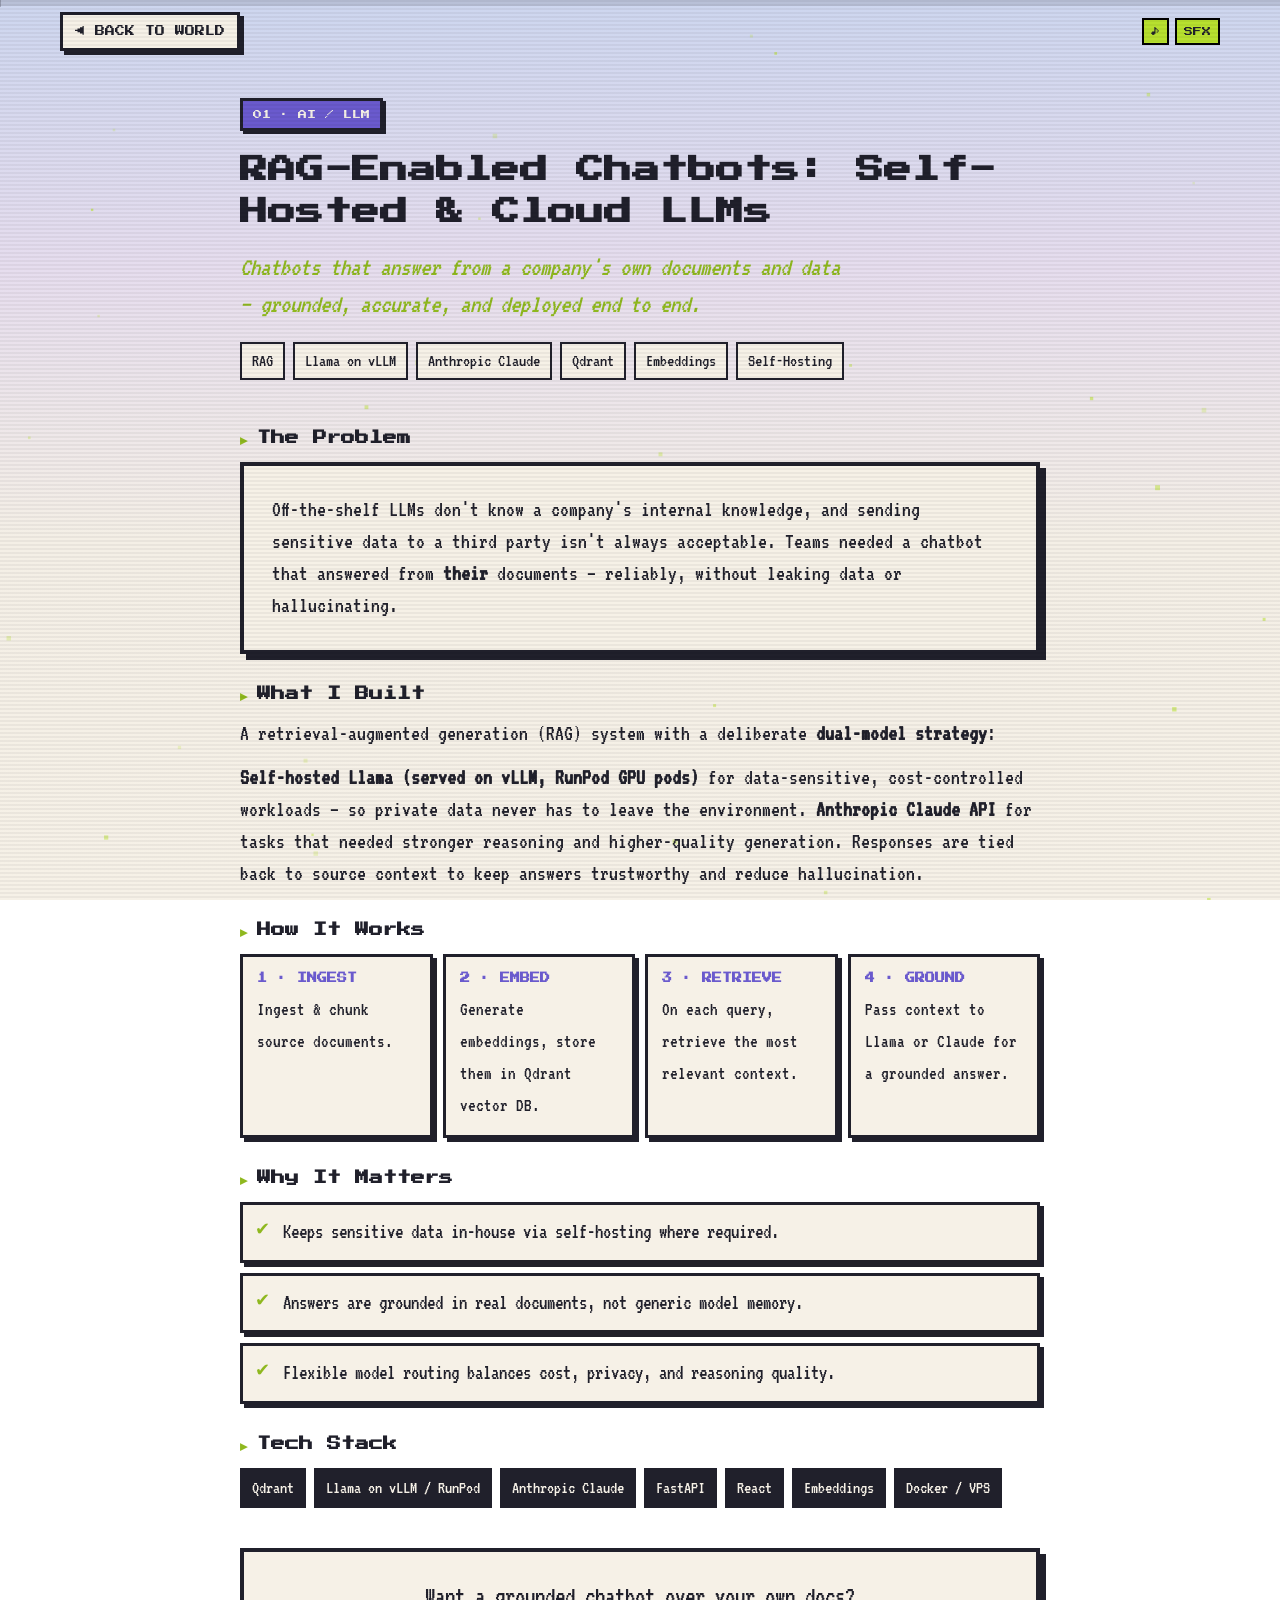
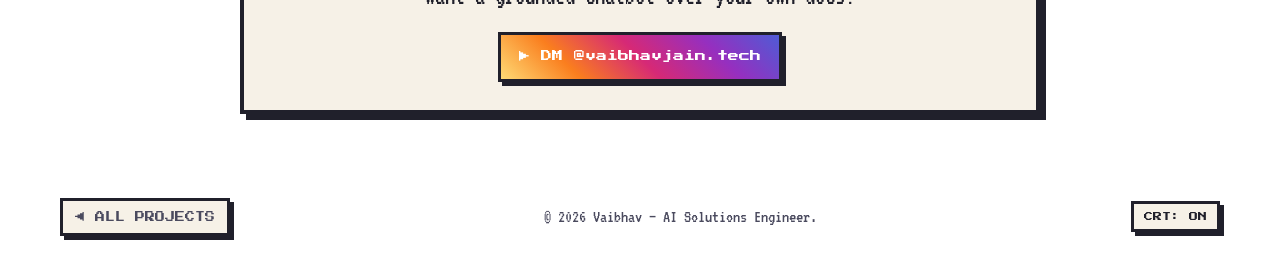
<file: projects/rag-chatbots.html>
<!DOCTYPE html>
<html lang="en">
<head>
  <meta charset="UTF-8" />
  <meta name="viewport" content="width=device-width, initial-scale=1.0" />
  <title>RAG-Enabled Chatbots — Vaibhav</title>
  <meta name="description" content="Retrieval-augmented chatbots that answer from a company's own documents — self-hosted Llama on vLLM plus Anthropic Claude, grounded and deployed end to end." />
  <link rel="preconnect" href="https://fonts.googleapis.com" />
  <link rel="preconnect" href="https://fonts.gstatic.com" crossorigin />
  <link href="https://fonts.googleapis.com/css2?family=Press+Start+2P&family=VT323&display=swap" rel="stylesheet" />
  <link rel="stylesheet" href="../assets/css/retro.css" />
</head>
<body id="top">
  <div class="progress" aria-hidden="true"><div class="progress__fill" id="progressFill"></div></div>
  <canvas id="pollen" class="pollen" aria-hidden="true"></canvas>

  <header class="pnav">
    <a href="../index.html#projects" class="pnav__back">&#9664; BACK TO WORLD</a>
    <div class="pnav__audio">
      <button id="musicBtn" class="ghud__btn" title="Music">&#9834;</button>
      <button id="sfxBtn" class="ghud__btn" title="Sound effects">SFX</button>
    </div>
  </header>

  <main class="pdetail">
    <section class="phero">
      <span class="pcat reveal">01 &middot; AI / LLM</span>
      <h1 class="ptitle reveal" data-delay="1">RAG-Enabled Chatbots: Self-Hosted &amp; Cloud LLMs</h1>
      <p class="pone reveal" data-delay="2">Chatbots that answer from a company's own documents and data — grounded, accurate, and deployed end to end.</p>
      <ul class="ptags reveal" data-delay="3">
        <li>RAG</li><li>Llama on vLLM</li><li>Anthropic Claude</li><li>Qdrant</li><li>Embeddings</li><li>Self-Hosting</li>
      </ul>
    </section>

    <section class="pblock reveal">
      <h2>The Problem</h2>
      <div class="card">Off-the-shelf LLMs don't know a company's internal knowledge, and sending sensitive data to a third party isn't always acceptable. Teams needed a chatbot that answered from <strong>their</strong> documents — reliably, without leaking data or hallucinating.</div>
    </section>

    <section class="pblock reveal">
      <h2>What I Built</h2>
      <p>A retrieval-augmented generation (RAG) system with a deliberate <strong>dual-model strategy</strong>:</p>
      <p><strong>Self-hosted Llama (served on vLLM, RunPod GPU pods)</strong> for data-sensitive, cost-controlled workloads — so private data never has to leave the environment. <strong>Anthropic Claude API</strong> for tasks that needed stronger reasoning and higher-quality generation. Responses are tied back to source context to keep answers trustworthy and reduce hallucination.</p>
    </section>

    <section class="pblock reveal">
      <h2>How It Works</h2>
      <div class="pflow">
        <div class="pstep"><b>1 · INGEST</b><span>Ingest &amp; chunk source documents.</span></div>
        <div class="pstep"><b>2 · EMBED</b><span>Generate embeddings, store them in Qdrant vector DB.</span></div>
        <div class="pstep"><b>3 · RETRIEVE</b><span>On each query, retrieve the most relevant context.</span></div>
        <div class="pstep"><b>4 · GROUND</b><span>Pass context to Llama or Claude for a grounded answer.</span></div>
      </div>
    </section>

    <section class="pblock reveal">
      <h2>Why It Matters</h2>
      <ul class="pwhy">
        <li>Keeps sensitive data in-house via self-hosting where required.</li>
        <li>Answers are grounded in real documents, not generic model memory.</li>
        <li>Flexible model routing balances cost, privacy, and reasoning quality.</li>
      </ul>
    </section>

    <section class="pblock reveal">
      <h2>Tech Stack</h2>
      <ul class="pstack">
        <li>Qdrant</li><li>Llama on vLLM / RunPod</li><li>Anthropic Claude</li><li>FastAPI</li><li>React</li><li>Embeddings</li><li>Docker / VPS</li>
      </ul>
    </section>

    <div class="pcta reveal">
      <p class="lead">Want a grounded chatbot over your own docs?</p>
      <a href="https://instagram.com/vaibhavjain.tech" target="_blank" rel="noopener" class="btn btn--ig">&#9654; DM @vaibhavjain.tech</a>
    </div>
  </main>

  <footer class="footer">
    <a href="../index.html#projects" class="pnav__back">&#9664; ALL PROJECTS</a>
    <p>&copy; <span id="year"></span> Vaibhav — AI Solutions Engineer.</p>
    <button id="crtToggle" class="footer__toggle" title="Toggle CRT scanlines">CRT: ON</button>
  </footer>

  <div class="scanlines" id="scanlines" aria-hidden="true"></div>
  <script src="../assets/js/audio.js"></script>
  <script src="../assets/js/project.js"></script>
</body>
</html>
</file>
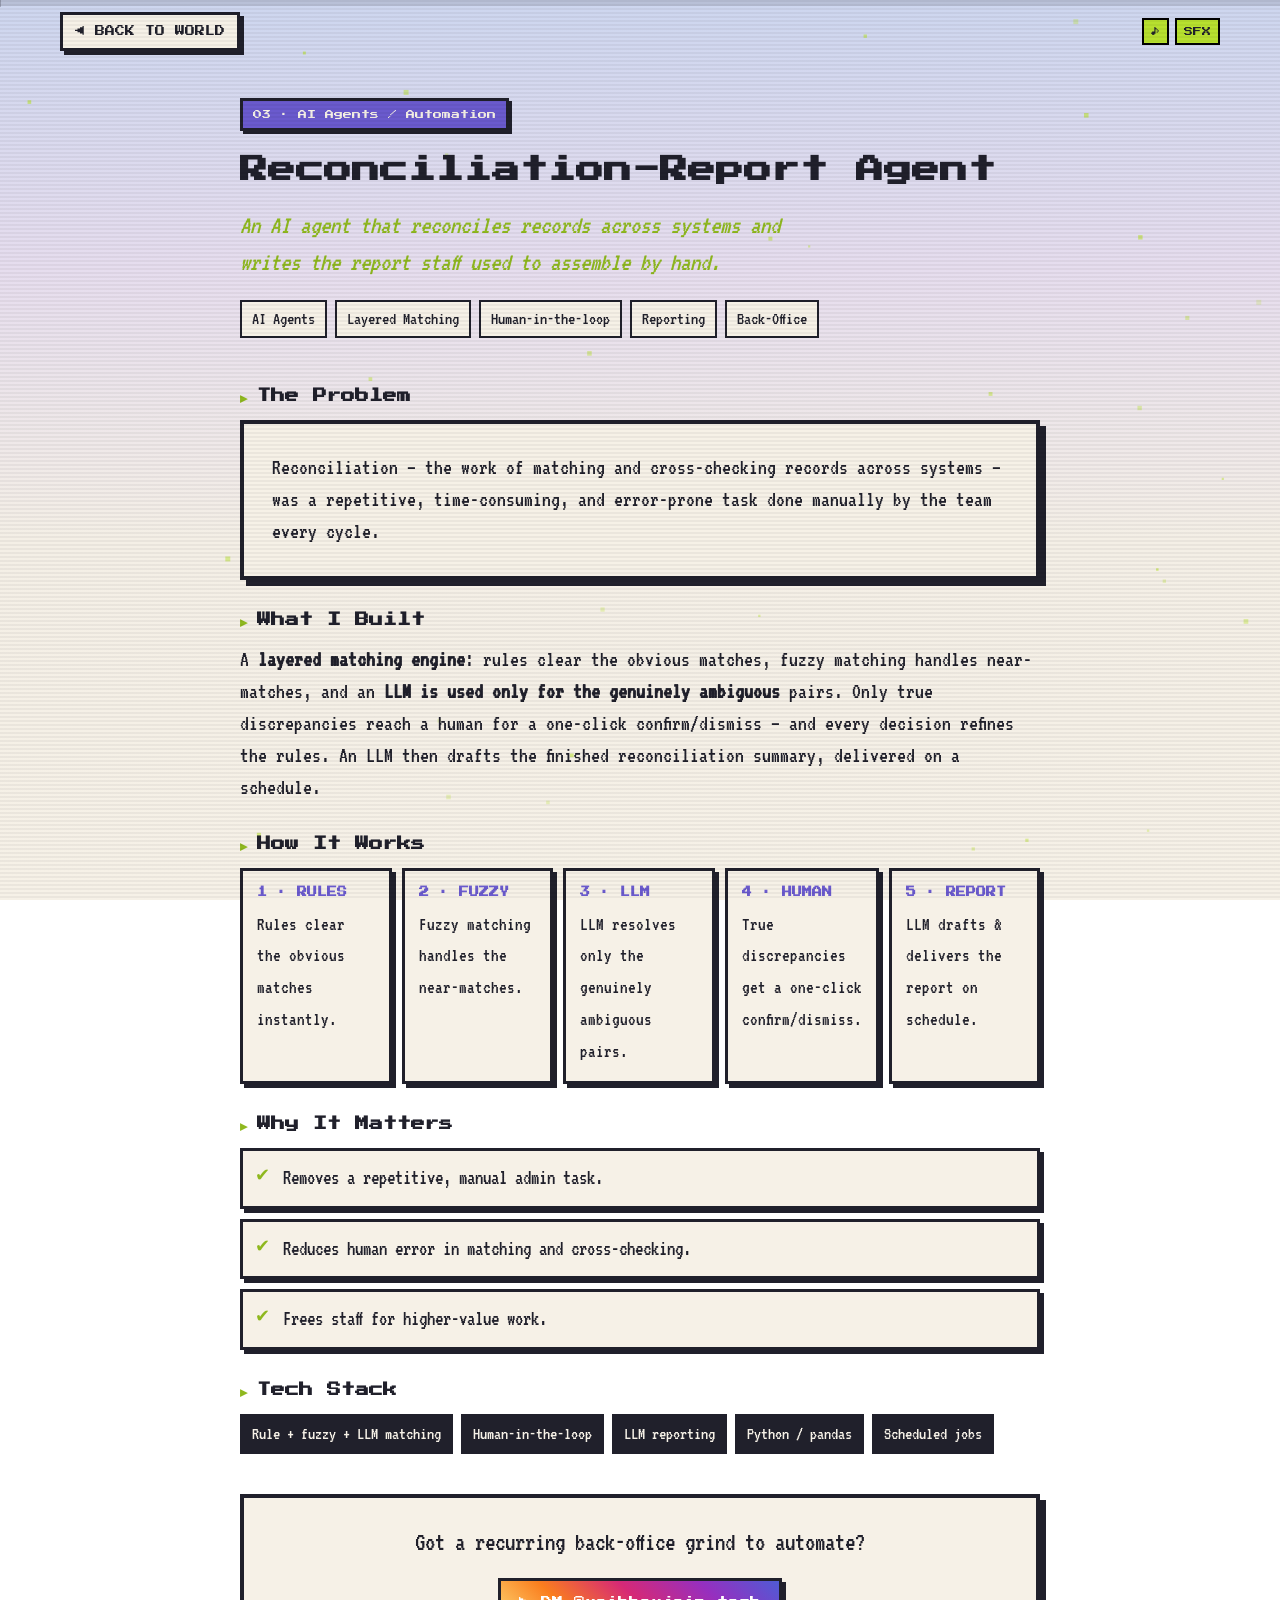
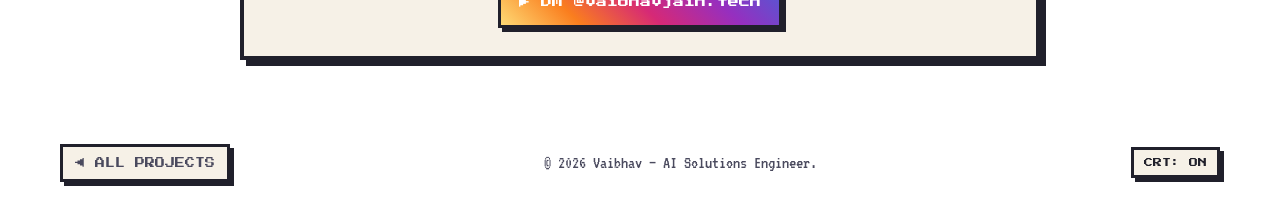
<file: projects/reconciliation-agent.html>
<!DOCTYPE html>
<html lang="en">
<head>
  <meta charset="UTF-8" />
  <meta name="viewport" content="width=device-width, initial-scale=1.0" />
  <title>Reconciliation-Report Agent — Vaibhav</title>
  <meta name="description" content="An AI agent that matches records across systems with a layered rule + fuzzy + LLM engine, keeps a human in the loop, and writes the reconciliation report automatically." />
  <link rel="preconnect" href="https://fonts.googleapis.com" />
  <link rel="preconnect" href="https://fonts.gstatic.com" crossorigin />
  <link href="https://fonts.googleapis.com/css2?family=Press+Start+2P&family=VT323&display=swap" rel="stylesheet" />
  <link rel="stylesheet" href="../assets/css/retro.css" />
</head>
<body id="top">
  <div class="progress" aria-hidden="true"><div class="progress__fill" id="progressFill"></div></div>
  <canvas id="pollen" class="pollen" aria-hidden="true"></canvas>

  <header class="pnav">
    <a href="../index.html#projects" class="pnav__back">&#9664; BACK TO WORLD</a>
    <div class="pnav__audio">
      <button id="musicBtn" class="ghud__btn" title="Music">&#9834;</button>
      <button id="sfxBtn" class="ghud__btn" title="Sound effects">SFX</button>
    </div>
  </header>

  <main class="pdetail">
    <section class="phero">
      <span class="pcat reveal">03 &middot; AI Agents / Automation</span>
      <h1 class="ptitle reveal" data-delay="1">Reconciliation-Report Agent</h1>
      <p class="pone reveal" data-delay="2">An AI agent that reconciles records across systems and writes the report staff used to assemble by hand.</p>
      <ul class="ptags reveal" data-delay="3">
        <li>AI Agents</li><li>Layered Matching</li><li>Human-in-the-loop</li><li>Reporting</li><li>Back-Office</li>
      </ul>
    </section>

    <section class="pblock reveal">
      <h2>The Problem</h2>
      <div class="card">Reconciliation — the work of matching and cross-checking records across systems — was a repetitive, time-consuming, and error-prone task done manually by the team every cycle.</div>
    </section>

    <section class="pblock reveal">
      <h2>What I Built</h2>
      <p>A <strong>layered matching engine</strong>: rules clear the obvious matches, fuzzy matching handles near-matches, and an <strong>LLM is used only for the genuinely ambiguous</strong> pairs. Only true discrepancies reach a human for a one-click confirm/dismiss — and every decision refines the rules. An LLM then drafts the finished reconciliation summary, delivered on a schedule.</p>
    </section>

    <section class="pblock reveal">
      <h2>How It Works</h2>
      <div class="pflow">
        <div class="pstep"><b>1 · RULES</b><span>Rules clear the obvious matches instantly.</span></div>
        <div class="pstep"><b>2 · FUZZY</b><span>Fuzzy matching handles the near-matches.</span></div>
        <div class="pstep"><b>3 · LLM</b><span>LLM resolves only the genuinely ambiguous pairs.</span></div>
        <div class="pstep"><b>4 · HUMAN</b><span>True discrepancies get a one-click confirm/dismiss.</span></div>
        <div class="pstep"><b>5 · REPORT</b><span>LLM drafts &amp; delivers the report on schedule.</span></div>
      </div>
    </section>

    <section class="pblock reveal">
      <h2>Why It Matters</h2>
      <ul class="pwhy">
        <li>Removes a repetitive, manual admin task.</li>
        <li>Reduces human error in matching and cross-checking.</li>
        <li>Frees staff for higher-value work.</li>
      </ul>
    </section>

    <section class="pblock reveal">
      <h2>Tech Stack</h2>
      <ul class="pstack">
        <li>Rule + fuzzy + LLM matching</li><li>Human-in-the-loop</li><li>LLM reporting</li><li>Python / pandas</li><li>Scheduled jobs</li>
      </ul>
    </section>

    <div class="pcta reveal">
      <p class="lead">Got a recurring back-office grind to automate?</p>
      <a href="https://instagram.com/vaibhavjain.tech" target="_blank" rel="noopener" class="btn btn--ig">&#9654; DM @vaibhavjain.tech</a>
    </div>
  </main>

  <footer class="footer">
    <a href="../index.html#projects" class="pnav__back">&#9664; ALL PROJECTS</a>
    <p>&copy; <span id="year"></span> Vaibhav — AI Solutions Engineer.</p>
    <button id="crtToggle" class="footer__toggle" title="Toggle CRT scanlines">CRT: ON</button>
  </footer>

  <div class="scanlines" id="scanlines" aria-hidden="true"></div>
  <script src="../assets/js/audio.js"></script>
  <script src="../assets/js/project.js"></script>
</body>
</html>
</file>
<file: assets/css/retro.css>
/* ============================================================
   RETRO PORTFOLIO — scrollable one-pager
   OG pixel/terminal vibe + tasteful micro-interactions.
   Edit the :root palette to re-skin everything.
   ============================================================ */

:root {
  --sky-top: #cdd6ef;
  --sky-mid: #e6ddee;
  --sky-bot: #f4efe6;
  --cream: #f6f1e7;
  --ink: #20202b;
  --ink-soft: #4a4a5e;
  --lime: #b7e02f;
  --lime-deep: #8fb81f;
  --grape: #6a5acd;
  --orange: #e06a3b;

  --card-bg: #f6f1e7;
  --shadow: 6px 6px 0 0 var(--ink);
  --shadow-sm: 4px 4px 0 0 var(--ink);

  --font-display: "Press Start 2P", monospace;
  --font-body: "VT323", monospace;
  --maxw: 1200px;
}

* , *::before, *::after { box-sizing: border-box; margin: 0; padding: 0; }
html { scroll-behavior: smooth; scroll-padding-top: 80px; }

body {
  font-family: var(--font-body);
  font-size: 22px; line-height: 1.45; color: var(--ink);
  background:
    linear-gradient(to bottom, var(--sky-top), var(--sky-mid) 30%, var(--sky-bot) 60%, var(--cream) 100%);
  background-attachment: fixed;
  min-height: 100vh; overflow-x: hidden;
}
img { image-rendering: pixelated; image-rendering: crisp-edges; }
a { color: inherit; }

/* ---------- Scroll progress (XP-style) ---------- */
.progress {
  position: fixed; top: 0; left: 0; right: 0; height: 6px; z-index: 100;
  background: rgba(32,32,43,.12);
}
.progress__fill {
  height: 100%; width: 0%;
  background: repeating-linear-gradient(90deg, var(--lime) 0 8px, var(--lime-deep) 8px 12px);
  box-shadow: 0 0 0 1px rgba(32,32,43,.25);
}

/* ---------- Floating pixel particles ---------- */
.pollen { position: fixed; inset: 0; z-index: -1; pointer-events: none; width: 100%; height: 100%; }

/* ---------- Nav backdrop (shows on scroll) ---------- */
.nav-backdrop {
  position: fixed; top: 0; left: 0; right: 0; z-index: 85; height: 68px;
  background: rgba(246,241,231,.94);
  backdrop-filter: blur(8px); -webkit-backdrop-filter: blur(8px);
  border-bottom: 3px solid var(--ink);
  box-shadow: 0 4px 0 rgba(32,32,43,.07);
  opacity: 0; transform: translateY(-100%);
  transition: opacity .22s ease, transform .22s ease;
  pointer-events: none;
}
.nav-backdrop.visible { opacity: 1; transform: translateY(0); pointer-events: auto; }

/* ---------- Nav ---------- */
.nav {
  position: sticky; top: 6px; z-index: 90;
  display: flex; align-items: center; justify-content: flex-start;
  gap: 26px; flex-wrap: wrap;
  max-width: var(--maxw); margin: 10px auto 0; padding: 0 20px;
}
.nav__logo {
  font-family: var(--font-display); font-size: 12px; text-decoration: none;
  display: inline-flex; align-items: center; gap: 8px;
  background: var(--card-bg); border: 3px solid var(--ink);
  padding: 9px 12px; box-shadow: var(--shadow-sm);
  transition: transform .1s;
}
.nav__logo:active { transform: translate(2px,2px); box-shadow: 2px 2px 0 var(--ink); }
.nav__dot { width: 10px; height: 10px; background: var(--lime); border: 2px solid var(--ink); animation: blink 1.4s steps(2) infinite; }
.nav__links { display: flex; align-items: center; gap: 16px; }
.nav__links a {
  font-family: var(--font-display); font-size: 10px; text-decoration: none;
  padding: 6px 2px; border-bottom: 3px solid transparent; transition: border-color .15s, color .15s;
}
.nav__links a:hover { border-color: var(--lime-deep); }
.nav__links a.is-active { border-color: var(--grape); color: var(--grape); }
.nav__cta {
  background: var(--lime); border: 3px solid var(--ink); padding: 8px 12px !important;
  box-shadow: var(--shadow-sm);
}
.nav__cta.is-active { color: var(--ink); }
.nav__cta:hover { transform: translate(-1px,-1px); }

/* ---------- Hamburger button (hidden on desktop) ---------- */
.nav__hamburger {
  display: none; margin-left: auto;
  font-size: 20px; line-height: 1; color: var(--ink);
  background: var(--card-bg); border: 3px solid var(--ink);
  padding: 6px 10px; box-shadow: var(--shadow-sm); cursor: pointer;
}
.nav__hamburger:active { transform: translate(2px,2px); box-shadow: none; }

/* ---------- Nav scrolled — applied by JS on scroll ---------- */
.nav.scrolled {
  background: rgba(246,241,231,.96);
  backdrop-filter: blur(8px); -webkit-backdrop-filter: blur(8px);
  padding-top: 8px; padding-bottom: 8px;
  border-bottom: 3px solid var(--ink);
  box-shadow: 0 4px 0 rgba(32,32,43,.07);
}

/* ---------- Layout ---------- */
main { max-width: var(--maxw); margin: 0 auto; padding: 0 20px 40px; }
.section { padding: 60px 0 10px; }
.section__title {
  font-family: var(--font-display); font-size: 18px; margin-bottom: 22px;
  display: flex; align-items: center; gap: 12px;
  text-shadow: 2px 2px 0 rgba(183,224,47,.55);
}
.section__icon { width: 40px; height: auto; filter: drop-shadow(2px 2px 0 rgba(0,0,0,.2)); }
.section__num { font-size: 12px; color: var(--cream); background: var(--ink); padding: 6px 8px; }

/* ---------- Cards ---------- */
.card {
  background: var(--card-bg); border: 4px solid var(--ink); box-shadow: var(--shadow);
  padding: 28px; transition: transform .12s ease, box-shadow .12s ease;
}
.card p + p { margin-top: 14px; }
.card--center { text-align: center; }
.lead { font-size: 26px; line-height: 1.3; }
.muted { color: var(--ink-soft); }
.accent { color: var(--lime-deep); }

/* lift micro-interaction on interactive cards */
.skill:hover, .project:hover { transform: translate(-3px,-3px); box-shadow: 9px 9px 0 0 var(--ink); }

/* ---------- Hero ---------- */
.hero { padding: 40px 0 0; position: relative; }
.hero__grid { display: grid; grid-template-columns: 1fr auto; gap: 30px; align-items: center; }
.hero__inner { max-width: 760px; }

/* pixel portrait */
.hero__char { display: flex; justify-content: center; }
.portrait { position: relative; animation: bob 4s ease-in-out infinite; }
.portrait img {
  width: 220px; height: 220px; object-fit: cover; display: block;
  border: 5px solid var(--ink); box-shadow: 8px 8px 0 0 var(--ink);
  background: var(--cream);
}
.portrait__plate {
  position: absolute; left: 50%; bottom: -16px; transform: translateX(-50%);
  font-family: var(--font-display); font-size: 9px; white-space: nowrap;
  color: var(--cream); background: var(--grape); border: 3px solid var(--ink);
  padding: 6px 10px; box-shadow: 3px 3px 0 var(--ink);
}
@keyframes bob { 0%,100% { transform: translateY(0); } 50% { transform: translateY(-8px); } }

@media (max-width: 820px) {
  .hero__grid { grid-template-columns: 1fr; }
  .hero__char { order: -1; justify-content: flex-start; margin-bottom: 8px; }
  .portrait img { width: 150px; height: 150px; }
}
.hero__kicker { font-family: var(--font-display); font-size: 10px; color: var(--grape); margin-bottom: 18px; letter-spacing: 1px; }
.hero__title { font-family: var(--font-display); font-size: clamp(20px, 4.4vw, 34px); line-height: 1.5; margin-bottom: 20px; }
.type { color: var(--lime-deep); }
.type::after { content: "_"; color: var(--ink); animation: blink 1s steps(2) infinite; }
.hero__lede { font-size: 25px; max-width: 60ch; margin-bottom: 26px; }
.hero__actions { display: flex; flex-wrap: wrap; gap: 14px; margin-bottom: 30px; }

.stats { list-style: none; display: flex; flex-wrap: wrap; gap: 26px; border-top: 3px dashed var(--ink-soft); padding-top: 20px; }
.stats li { display: flex; flex-direction: column; }
.stats strong { font-family: var(--font-display); font-size: 16px; color: var(--lime-deep); }
.stats span { font-size: 18px; color: var(--ink-soft); }

/* pixel skyline */
.skyline {
  position: relative; display: flex; align-items: flex-end; justify-content: center;
  gap: 4px; margin-top: 50px; padding-bottom: 0; overflow: hidden;
}
.skyline img { width: 84px; height: auto; display: block; position: relative; z-index: 2; transition: transform .2s ease; }
.skyline img:hover { transform: translateY(-8px); }
.skyline__tree { width: 38px !important; }
.skyline__lamp { width: 26px !important; }
.skyline__ground {
  position: absolute; left: -50vw; right: -50vw; bottom: 0; height: 28px; z-index: 1;
  background: repeating-linear-gradient(90deg, #3a5a40 0 16px, #2c4632 16px 32px);
  border-top: 5px solid var(--ink);
}

/* ---------- Buttons ---------- */
.btn {
  font-family: var(--font-display); font-size: 11px; text-decoration: none; color: var(--ink);
  border: 3px solid var(--ink); padding: 14px 18px; box-shadow: var(--shadow-sm);
  display: inline-block; transition: transform .1s, box-shadow .1s;
}
.btn:hover { transform: translate(-2px,-2px); box-shadow: 6px 6px 0 0 var(--ink); }
.btn:active { transform: translate(2px,2px); box-shadow: 2px 2px 0 0 var(--ink); }
.btn--primary { background: var(--lime); }
.btn--ghost { background: var(--cream); }
.btn--ig { background: linear-gradient(45deg, #feda75, #fa7e1e 25%, #d62976 50%, #962fbf 75%, #4f5bd5); color: #fff; }

/* ---------- Contact ---------- */
.contact__handle { margin-top: 16px; font-size: 20px; color: var(--ink-soft); }
.contact__handle strong { color: var(--grape); }

/* ---------- Grids ---------- */
.grid { display: grid; gap: 22px; }
.grid--3 { grid-template-columns: repeat(auto-fit, minmax(250px, 1fr)); }

/* ---------- Skills ---------- */
.skill h3 { font-family: var(--font-display); font-size: 12px; margin-bottom: 16px; }
.tags { list-style: none; display: flex; flex-wrap: wrap; gap: 8px; }
.tags li { font-size: 19px; background: var(--cream); border: 2px solid var(--ink); padding: 4px 10px; transition: transform .1s, background .1s; }
.tags li:hover { background: var(--lime); transform: translateY(-2px); }
.tags--sm li { font-size: 17px; padding: 3px 8px; }

/* ---------- Projects ---------- */
.section__hint { font-family: var(--font-display); font-size: 9px; color: var(--grape); margin: -8px 0 18px; }
.project { display: flex; flex-direction: column; text-decoration: none; color: inherit; position: relative; }
.project { transform-style: preserve-3d; will-change: transform; }
.project__enter {
  font-family: var(--font-display); font-size: 10px; color: var(--cream);
  background: var(--ink); padding: 8px 10px; align-self: flex-start; margin-top: auto;
  transition: background .15s;
}
.project:hover .project__enter { background: var(--lime-deep); }
.project__thumb {
  height: 150px; margin-bottom: 16px; border: 3px solid var(--ink); position: relative;
  background: repeating-linear-gradient(45deg, #d7cfc0 0 10px, #cfc6b6 10px 20px);
  background-size: cover; background-position: center;
}
.project__thumb::after {
  content: attr(data-label); position: absolute; bottom: 8px; left: 8px;
  font-family: var(--font-display); font-size: 9px; background: var(--ink); color: var(--cream); padding: 4px 6px;
}
.project h3 { font-family: var(--font-display); font-size: 13px; margin-bottom: 12px; }
.project p { flex: 1; margin-bottom: 14px; }
.project__links { display: flex; gap: 16px; margin-top: 8px; }
.link { font-family: var(--font-display); font-size: 10px; color: var(--grape); text-decoration: none; border-bottom: 2px solid transparent; }
.link:hover { border-color: var(--grape); }
code { background: var(--cream); border: 1px solid var(--ink); padding: 0 4px; font-family: var(--font-body); font-size: 18px; }

/* ---------- Contact ---------- */
.section--contact { padding-bottom: 30px; }
.contact__links { display: flex; flex-wrap: wrap; gap: 14px; justify-content: center; margin-top: 22px; }

/* ---------- Footer ---------- */
.footer {
  max-width: var(--maxw); margin: 0 auto; padding: 24px 20px 40px;
  display: flex; flex-wrap: wrap; gap: 12px; align-items: center; justify-content: space-between;
  font-size: 18px; color: var(--ink-soft); position: relative;
}
.footer__tree { width: 32px; height: auto; }
.footer__toggle {
  font-family: var(--font-display); font-size: 9px; cursor: pointer; color: var(--ink);
  background: var(--cream); border: 3px solid var(--ink); padding: 8px 10px; box-shadow: var(--shadow-sm);
}
.footer__toggle:active { transform: translate(2px,2px); box-shadow: none; }

/* ============================================================
   GAMIFICATION UI
   ============================================================ */
.ghud {
  position: fixed; bottom: 14px; right: 14px; z-index: 110;
  display: flex; align-items: center; gap: 12px;
  background: var(--ink); color: var(--cream);
  border: 3px solid #000; box-shadow: 4px 4px 0 rgba(0,0,0,.5);
  padding: 8px 12px;
}
.ghud__avatar { width: 30px; height: 30px; object-fit: cover; border: 2px solid #000; background: var(--lime); }
.ghud__stat { display: flex; flex-direction: column; line-height: 1.1; }
.ghud__k { font-family: var(--font-display); font-size: 7px; color: #b9b0d8; }
.ghud__k b { color: var(--lime); }
.ghud__stat b { font-family: var(--font-display); font-size: 12px; color: #fff; }
.ghud__xp { width: 64px; height: 10px; margin-top: 4px; border: 2px solid #000; background: #2b2546; }
.ghud__xpfill {
  height: 100%; width: 0%;
  background: repeating-linear-gradient(90deg, var(--lime) 0 6px, var(--lime-deep) 6px 9px);
  transition: width .4s steps(6);
}
.ghud__btns { display: flex; gap: 6px; }
.ghud__btn {
  font-family: var(--font-display); font-size: 9px; cursor: pointer;
  color: var(--ink); background: var(--lime); border: 2px solid #000; padding: 7px 7px;
}
.ghud__btn.off { background: #6b6b78; color: #d8d4c8; }
.ghud__btn:active { transform: translate(1px,1px); }

/* sound start prompt */
.sound-start {
  position: fixed; left: 50%; bottom: 18px; transform: translateX(-50%); z-index: 130;
  font-family: var(--font-display); font-size: 11px; cursor: pointer;
  color: var(--ink); background: var(--lime); border: 3px solid #000;
  padding: 12px 16px; box-shadow: 4px 4px 0 #000;
  animation: nudge 1.4s ease-in-out infinite;
}
.sound-start.gone { display: none; }
@keyframes nudge { 0%,100% { transform: translateX(-50%) translateY(0); } 50% { transform: translateX(-50%) translateY(-5px); } }

/* achievement toast */
.achv {
  position: fixed; left: 14px; bottom: 14px; z-index: 120;
  display: flex; align-items: center; gap: 12px; max-width: 320px;
  background: var(--card-bg); border: 3px solid #000; box-shadow: var(--shadow-sm);
  padding: 12px 14px; transform: translateX(-130%); transition: transform .35s cubic-bezier(.2,1.3,.4,1);
}
.achv.show { transform: translateX(0); }
.achv__badge {
  font-size: 22px; color: #000; background: #ffd23f; border: 3px solid #000;
  width: 42px; height: 42px; display: grid; place-items: center; flex: 0 0 auto;
}
.achv__txt { display: flex; flex-direction: column; line-height: 1.15; }
.achv__txt b { font-family: var(--font-display); font-size: 10px; color: var(--orange); }
.achv__txt span { font-size: 18px; color: var(--ink-soft); }

/* level-up banner */
.levelup {
  position: fixed; left: 50%; top: 40%; transform: translate(-50%,-50%) scale(.4);
  z-index: 140; pointer-events: none; text-align: center;
  display: none; flex-direction: column; align-items: center; gap: 6px;
}
.levelup.show { display: flex; animation: lvlpop 1.6s ease forwards; }
.levelup span { font-family: var(--font-display); font-size: 26px; color: var(--lime); text-shadow: 3px 3px 0 #000; }
.levelup b { font-family: var(--font-display); font-size: 48px; color: #fff; text-shadow: 4px 4px 0 var(--grape), 8px 8px 0 rgba(0,0,0,.4); }
@keyframes lvlpop {
  0% { transform: translate(-50%,-50%) scale(.3); opacity: 0; }
  18% { transform: translate(-50%,-50%) scale(1.1); opacity: 1; }
  30% { transform: translate(-50%,-50%) scale(1); }
  80% { transform: translate(-50%,-50%) scale(1); opacity: 1; }
  100% { transform: translate(-50%,-55%) scale(1); opacity: 0; }
}

/* floating "+N" point popups */
.point-pop {
  position: fixed; z-index: 125; pointer-events: none;
  font-family: var(--font-display); font-size: 13px; color: var(--lime-deep);
  text-shadow: 2px 2px 0 #000; animation: floatUp .9s ease-out forwards;
}
@keyframes floatUp {
  0% { transform: translateY(0); opacity: 1; }
  100% { transform: translateY(-44px); opacity: 0; }
}

/* pixel confetti */
.confetti { position: fixed; top: -12px; width: 10px; height: 10px; z-index: 135; animation: fall 2.6s linear forwards; }
@keyframes fall { to { transform: translateY(110vh) rotate(540deg); opacity: .2; } }

/* ============================================================
   BENTO GRID — PROJECTS (2×2)
   ============================================================ */
.grid--bento {
  display: grid;
  grid-template-columns: 1fr 1fr;
  gap: 22px;
}
@media (max-width: 580px) { .grid--bento { grid-template-columns: 1fr; } }

/* ---------- Project thumb — Kenney Tiny Town scene backgrounds ---------- */
.project__thumb { image-rendering: pixelated; image-rendering: crisp-edges; }

.project__thumb--rag {
  background:
    linear-gradient(rgba(11,26,60,.6) 0%, rgba(11,26,60,.25) 100%),
    url('../img/sprites/tt-sample.png') 10% 25% / 140% auto no-repeat,
    #0b1a3c;
}
.project__thumb--ml {
  background:
    linear-gradient(rgba(30,11,60,.6) 0%, rgba(30,11,60,.25) 100%),
    url('../img/sprites/tt-sample.png') 85% 55% / 140% auto no-repeat,
    #190b3c;
}
.project__thumb--parcel {
  background:
    linear-gradient(rgba(11,34,16,.6) 0%, rgba(11,34,16,.25) 100%),
    url('../img/sprites/tt-sample.png') 40% center / 140% auto no-repeat,
    #0b2210;
}
.project__thumb--ai {
  background:
    linear-gradient(rgba(46,16,5,.6) 0%, rgba(46,16,5,.25) 100%),
    url('../img/sprites/tt-sample.png') 90% 70% / 160% auto no-repeat,
    #2e1005;
}

/* Scanline overlay — ::before; ::after stays as the label */
.project__thumb::before {
  content: ''; position: absolute; inset: 0; z-index: 1; pointer-events: none;
  background: repeating-linear-gradient(0deg, transparent 0 5px, rgba(0,0,0,.1) 5px 6px);
}
.project__thumb::after { z-index: 5; }

/* ---------- Project gamification meta ---------- */
.project__meta { display: flex; justify-content: space-between; align-items: center; margin-bottom: 10px; }
.project__quest { font-family: var(--font-display); font-size: 8px; color: var(--grape); letter-spacing: 1px; }
.project__xp { font-family: var(--font-display); font-size: 9px; color: var(--lime); background: var(--ink); border: 2px solid var(--lime-deep); padding: 3px 8px; }
.project__diff { font-size: 18px; color: #ffd23f; letter-spacing: 2px; margin: 4px 0 10px; text-shadow: 1px 1px 0 #000; }
.project__status { display: inline-block; font-family: var(--font-display); font-size: 8px; color: var(--lime); border: 2px solid var(--lime); padding: 4px 8px; margin-top: 8px; margin-bottom: 6px; }

/* ============================================================
   SPRITE SCENES — Skills Mario + Projects Walker
   ============================================================ */
.sprite-scene {
  position: relative; overflow: hidden; margin: 18px 0;
  height: 90px; border: 3px solid var(--ink); box-shadow: var(--shadow-sm);
  background: linear-gradient(to bottom, #5c94fc 65%, transparent 65%);
}
.sprite-scene--slim {
  height: 62px; background: transparent; border: none; box-shadow: none; margin: 0 0 16px;
}
.sprite-scene__ground {
  position: absolute; bottom: 0; left: 0; right: 0; height: 28px;
  background: repeating-linear-gradient(90deg, #5a8a18 0 16px, #4a7a12 16px 32px);
  border-top: 3px solid #1e3a08;
}
.sprite-scene--slim .sprite-scene__ground { height: 24px; background: repeating-linear-gradient(90deg, var(--lime-deep) 0 16px, #7da020 16px 32px); border-top-color: var(--ink); }

/* ? block */
.sprite-scene__qblock {
  position: absolute; top: 6px; left: 50%; transform: translateX(-50%);
  width: 72px; height: 72px; image-rendering: pixelated;
  animation: qb-hit 9s linear infinite;
}
/* coin pop */
.sprite-scene__coin {
  position: absolute; top: 6px; left: 50%;
  width: 54px; height: 54px; image-rendering: pixelated;
  opacity: 0; animation: coin-fly 9s linear infinite;
}
/* character wrapper — handles horizontal movement */
.ssc-wrap {
  position: absolute; bottom: 28px;
  animation-timing-function: linear;
  animation-iteration-count: infinite;
}
.ssc-wrap--mario { animation: mario-x 9s linear infinite; }
.ssc-wrap--walker { animation: walker-x 7s linear infinite; bottom: 24px; }
/* character sprite */
.ssc-char {
  width: 72px; height: 72px;
  background-image: url('../img/sprites/characters.png');
  background-size: 672px 222px;
  background-repeat: no-repeat;
  image-rendering: pixelated;
}
.ssc-char--r0 { background-position: 0 0; animation: char-frames-r0 0.36s steps(1) infinite, mario-jump 9s linear infinite; }
.ssc-char--r1 { background-position: 0 -75px; animation: char-frames-r1 0.4s steps(1) infinite; }

/* Horizontal walk keyframes */
@keyframes mario-x {
  0%   { left: -80px; }
  100% { left: calc(100% + 80px); }
}
@keyframes walker-x {
  0%   { left: -80px; }
  100% { left: calc(100% + 80px); }
}
/* Jump — synced to when Mario reaches the centre (≈50% of traverse) */
@keyframes mario-jump {
  0%, 46%   { transform: translateY(0); }
  50%       { transform: translateY(-46px); }
  54%       { transform: translateY(0); }
  100%      { transform: translateY(0); }
}
/* Sprite walking frames */
@keyframes char-frames-r0 {
  0%  { background-position: 0 0; }
  50% { background-position: -75px 0; }
}
@keyframes char-frames-r1 {
  0%  { background-position: 0 -75px; }
  50% { background-position: -75px -75px; }
}
/* ? block bounce on hit */
@keyframes qb-hit {
  0%, 48%  { transform: translateX(-50%) translateY(0); }
  50%      { transform: translateX(-50%) translateY(-16px); }
  52%      { transform: translateX(-50%) translateY(4px); }
  54%      { transform: translateX(-50%) translateY(0); }
  100%     { transform: translateX(-50%) translateY(0); }
}
/* Coin flies up out of block */
@keyframes coin-fly {
  0%, 50%  { opacity: 0; transform: translateX(-50%) translateY(0); }
  52%      { opacity: 1; transform: translateX(-50%) translateY(-18px); }
  58%      { opacity: 1; transform: translateX(-50%) translateY(-72px); }
  63%      { opacity: 0; transform: translateX(-50%) translateY(-90px); }
  100%     { opacity: 0; }
}

/* ============================================================
   PROJECT DETAIL PAGES
   ============================================================ */
.pnav {
  position: sticky; top: 0; z-index: 90;
  display: flex; align-items: center; justify-content: space-between; gap: 12px;
  max-width: var(--maxw); margin: 0 auto; padding: 12px 20px;
}
.pnav__back {
  font-family: var(--font-display); font-size: 10px; text-decoration: none;
  background: var(--card-bg); border: 3px solid var(--ink); padding: 9px 12px;
  box-shadow: var(--shadow-sm); transition: transform .1s;
}
.pnav__back:hover { transform: translate(-2px,-2px); box-shadow: 6px 6px 0 var(--ink); }
.pnav__audio { display: flex; gap: 6px; }

.pdetail { max-width: 840px; margin: 0 auto; padding: 10px 20px 60px; }
.phero { padding: 24px 0 10px; }
.pcat {
  display: inline-block; font-family: var(--font-display); font-size: 9px;
  color: var(--cream); background: var(--grape); border: 3px solid var(--ink);
  padding: 7px 10px; box-shadow: 3px 3px 0 var(--ink); margin-bottom: 18px;
}
.ptitle { font-family: var(--font-display); font-size: clamp(18px, 4vw, 28px); line-height: 1.5; margin-bottom: 16px; }
.pone { font-size: 26px; color: var(--lime-deep); font-style: italic; max-width: 60ch; margin-bottom: 18px; }
.ptags { list-style: none; display: flex; flex-wrap: wrap; gap: 8px; margin-bottom: 8px; }
.ptags li { font-size: 18px; background: var(--cream); border: 2px solid var(--ink); padding: 4px 10px; }

.pblock { margin-top: 30px; }
.pblock h2 {
  font-family: var(--font-display); font-size: 14px; margin-bottom: 14px;
  display: flex; align-items: center; gap: 10px;
}
.pblock h2::before { content: "\25B8"; color: var(--lime-deep); }
.pblock p { font-size: 22px; margin-bottom: 12px; }
.pblock .card { font-size: 22px; }

/* flow stepper */
.pflow { display: flex; flex-wrap: wrap; gap: 10px; align-items: stretch; }
.pstep {
  flex: 1 1 150px; background: var(--card-bg); border: 3px solid var(--ink);
  box-shadow: var(--shadow-sm); padding: 14px; position: relative;
}
.pstep b { font-family: var(--font-display); font-size: 10px; color: var(--grape); display: block; margin-bottom: 8px; }
.pstep span { font-size: 19px; }

/* why-it-matters list */
.pwhy { list-style: none; display: grid; gap: 10px; }
.pwhy li {
  font-size: 21px; background: var(--card-bg); border: 3px solid var(--ink);
  box-shadow: var(--shadow-sm); padding: 12px 14px 12px 40px; position: relative;
}
.pwhy li::before {
  content: "\2714"; position: absolute; left: 12px; top: 12px; color: var(--lime-deep); font-size: 18px;
}

/* tech chips */
.pstack { display: flex; flex-wrap: wrap; gap: 8px; }
.pstack li {
  list-style: none; font-size: 18px; background: var(--ink); color: var(--cream);
  border: 2px solid var(--ink); padding: 5px 10px;
}

/* project CTA */
.pcta {
  margin-top: 40px; text-align: center; background: var(--card-bg);
  border: 4px solid var(--ink); box-shadow: var(--shadow); padding: 28px;
}
.pcta .lead { margin-bottom: 18px; }

/* ============================================================
   BLOG / DEVLOG
   ============================================================ */
.blog-content { font-size: 22px; line-height: 1.55; }
.blog-content h1 { font-family: var(--font-display); font-size: 20px; margin-bottom: 18px; }
.blog-content h2 { font-family: var(--font-display); font-size: 14px; margin: 28px 0 14px; color: var(--grape); }
.blog-content h3 { font-family: var(--font-display); font-size: 11px; margin: 22px 0 12px; }
.blog-content p { margin-bottom: 14px; }
.blog-content ul, .blog-content ol { margin: 0 0 14px 24px; }
.blog-content li { margin-bottom: 6px; }
.blog-content strong { color: var(--lime-deep); }
.blog-content em { font-style: normal; border-bottom: 2px solid var(--grape); }
.blog-content a { color: var(--grape); border-bottom: 2px solid transparent; }
.blog-content a:hover { border-color: var(--grape); }
.blog-content code { background: var(--cream); border: 2px solid var(--ink); padding: 1px 6px; font-family: var(--font-body); font-size: 19px; }
.blog-content pre { background: var(--ink); color: var(--lime); border: 3px solid var(--ink); padding: 18px; overflow-x: auto; margin-bottom: 14px; box-shadow: var(--shadow-sm); }
.blog-content pre code { background: none; border: none; padding: 0; color: var(--lime); }
.blog-content blockquote { border-left: 5px solid var(--grape); padding-left: 16px; color: var(--ink-soft); margin-bottom: 14px; }
.blog-content hr { border: none; border-top: 3px dashed var(--ink-soft); margin: 28px 0; }

.blog-post-card { display: flex; flex-direction: column; text-decoration: none; color: inherit; }
.blog-date { font-family: var(--font-display); font-size: 8px; color: var(--ink-soft); margin-bottom: 10px; }
.blog-tag { font-family: var(--font-display); font-size: 8px; color: var(--lime); background: var(--ink); border: 2px solid var(--lime-deep); padding: 3px 8px; }

/* konami secret mode */
body.rainbow { animation: hue 6s linear infinite; }
@keyframes hue { from { filter: hue-rotate(0deg); } to { filter: hue-rotate(360deg); } }

/* ---------- CRT scanlines overlay ---------- */
.scanlines {
  position: fixed; inset: 0; z-index: 95; pointer-events: none;
  background: repeating-linear-gradient(to bottom, rgba(0,0,0,.045) 0 2px, transparent 2px 4px);
  transition: opacity .2s;
}
body.crt-off .scanlines { opacity: 0; }

/* ---------- Animations / micro-interactions ---------- */
@keyframes blink { 0%,50% { opacity: 1; } 51%,100% { opacity: 0; } }

.reveal { opacity: 0; transform: translateY(18px); transition: opacity .5s ease, transform .5s ease; }
.reveal.is-visible { opacity: 1; transform: none; }
.reveal[data-delay="1"] { transition-delay: .08s; }
.reveal[data-delay="2"] { transition-delay: .16s; }
.reveal[data-delay="3"] { transition-delay: .24s; }
.reveal[data-delay="4"] { transition-delay: .32s; }

@media (prefers-reduced-motion: reduce) {
  *, *::before, *::after { animation: none !important; transition: none !important; }
  .reveal { opacity: 1; transform: none; }
  html { scroll-behavior: auto; }
}

/* ---------- Responsive ---------- */
@media (max-width: 640px) {
  body { font-size: 20px; }

  /* Nav: single row with hamburger */
  .nav {
    flex-wrap: nowrap;
    justify-content: space-between;
    align-items: center;
    gap: 12px;
    padding: 8px 16px;
    margin-top: 4px;
  }
  .nav__hamburger { display: flex; align-items: center; }

  /* Mobile menu overlay */
  .nav__links {
    display: none;
    position: fixed;
    top: 0; left: 0; right: 0; bottom: 0;
    flex-direction: column;
    align-items: center;
    justify-content: center;
    gap: 22px;
    background: var(--cream);
    border-bottom: 3px solid var(--ink);
    z-index: 200;
    padding: 80px 24px 40px;
  }
  .nav__links.open { display: flex; }
  .nav__links a {
    font-size: 14px;
    padding: 10px 20px;
    border-bottom: 2px solid transparent;
    width: 100%; text-align: center;
  }
  .nav__cta { padding: 12px 20px !important; }

  /* Prevent body scroll when menu open */
  body.nav-open { overflow: hidden; }

  .section__title { font-size: 14px; }
  .section__icon { width: 30px; }
  .card { padding: 20px; }
  .skyline img { width: 56px; }
  .hero { padding: 20px 0 0; }
}
</file>
